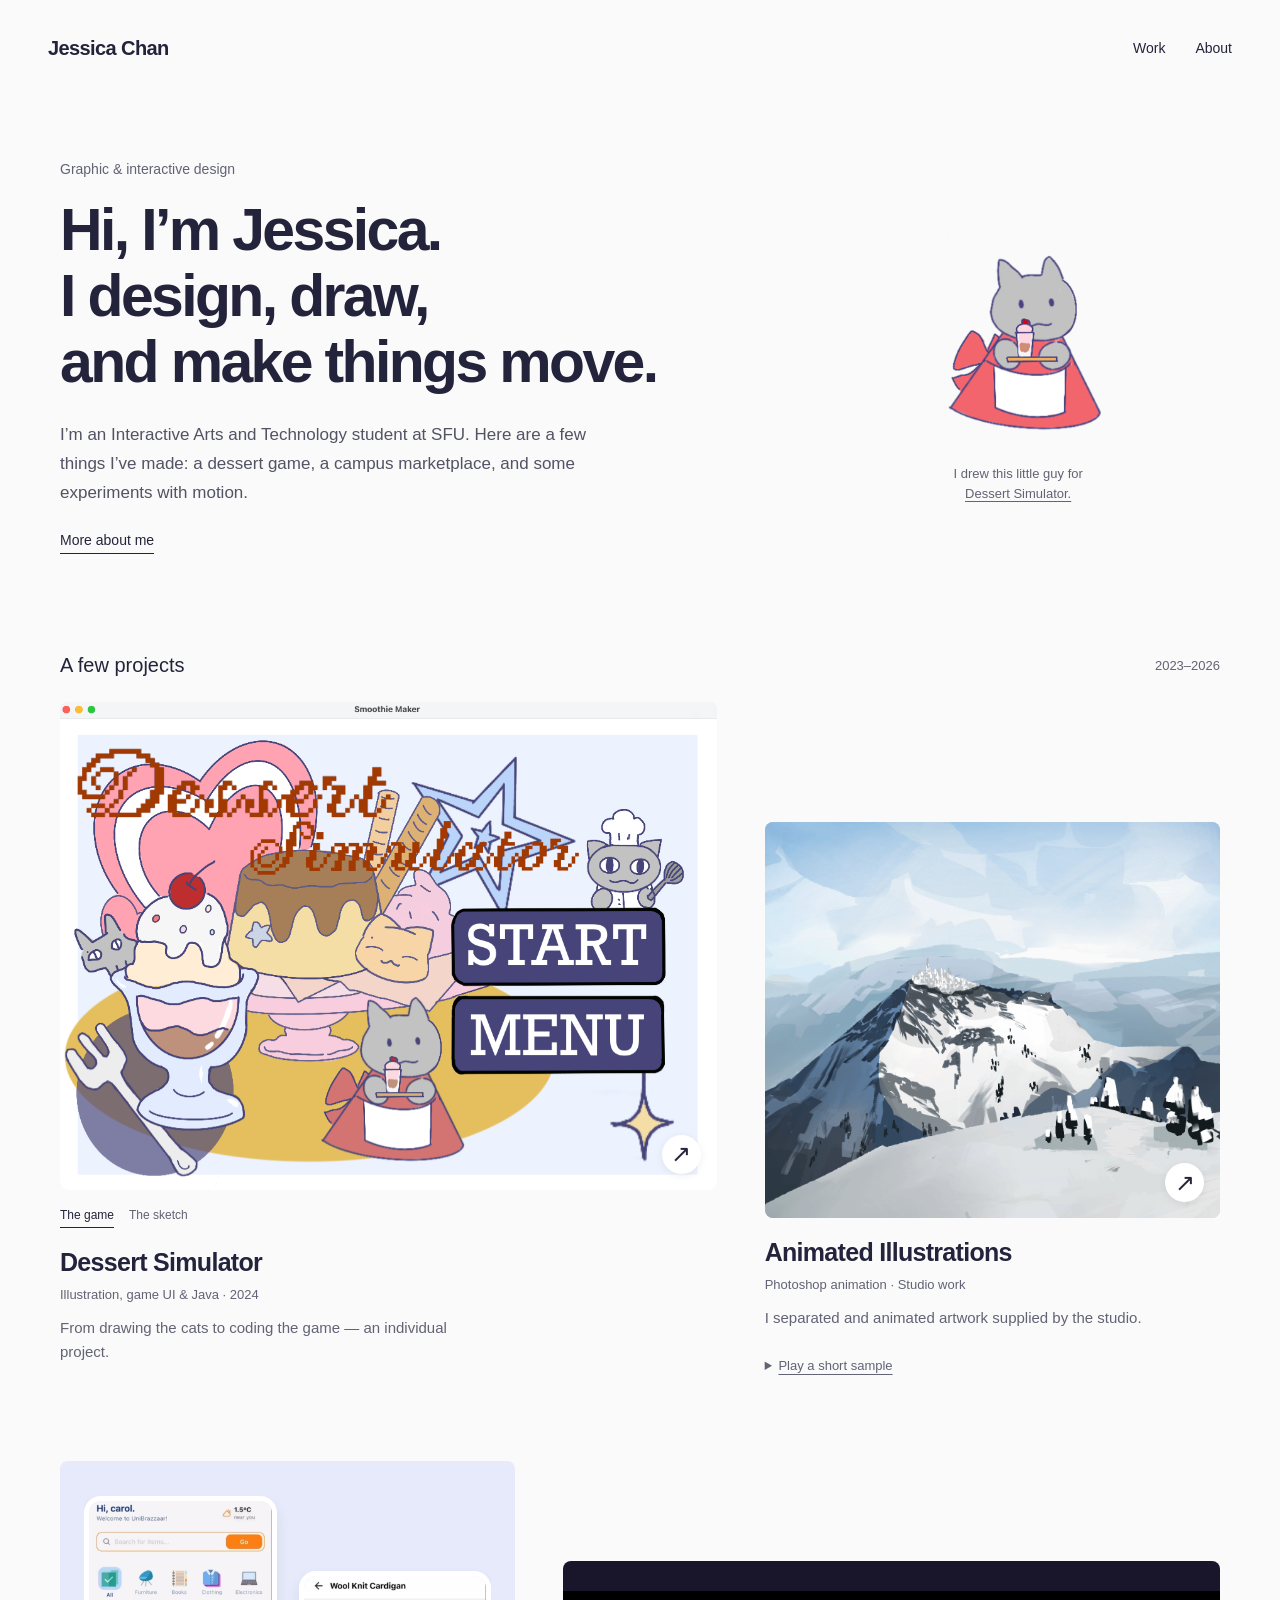
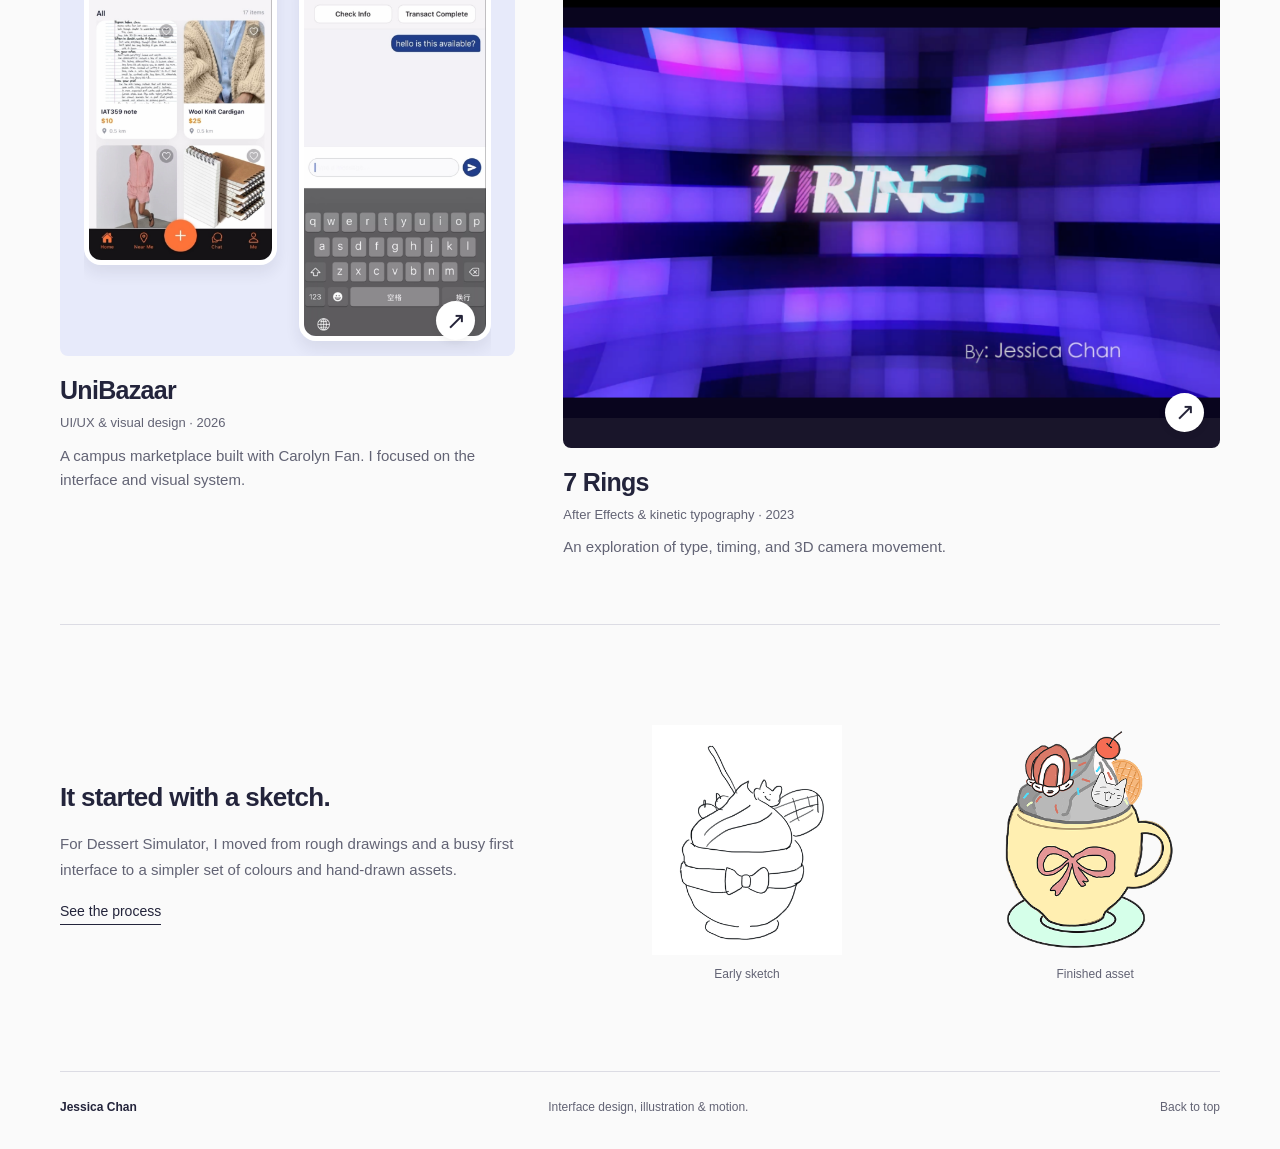
<file: index.html>
<!doctype html><html lang="en"><head><meta charset="utf-8"><meta name="viewport" content="width=device-width,initial-scale=1"><meta name="description" content="Jessica Chan designs playful interfaces, visual identities, and motion. Explore selected design projects."><meta name="theme-color" content="#fafafa"><title>Visual designer — Jessica Chan</title><link rel="stylesheet" href="style.css"><script src="hamburger.js" defer></script></head><body id="top"><a class="skip-link" href="#main">Skip to content</a><header class="site-header"><a class="wordmark" href="index.html">Jessica Chan</a><nav aria-label="Primary"><a href="index.html#work">Work</a><a href="about.html">About</a></nav></header><main id="main">
<section class="intro-home wrap">
  <div class="intro-copy">
    <p class="intro-label">Graphic & interactive design</p>
    <h1>Hi, I’m Jessica.<br>I design, draw,<br>and make things move.</h1>
    <p class="intro-description">I’m an Interactive Arts and Technology student at SFU. Here are a few things I’ve made: a dessert game, a campus marketplace, and some experiments with motion.</p>
    <a class="plain-link" href="about.html">More about me</a>
  </div>
  <figure class="intro-drawing">
    <img src="images/icon.png" alt="The cat character I drew for Dessert Simulator" width="612" height="550" fetchpriority="high">
    <figcaption>I drew this little guy for<br><a href="dessert-simulator.html">Dessert Simulator.</a></figcaption>
  </figure>
</section>
<section class="work-section wrap" id="work" aria-labelledby="work-title">
  <div class="work-heading"><h2 id="work-title">A few projects</h2><span>2023–2026</span></div>
  <div class="project-board">
    <article class="project-piece dessert-piece">
      <div class="project-art dessert-art">
        <a class="art-link" href="dessert-simulator.html" aria-label="View Dessert Simulator">
          <img id="dessert-artwork" src="images/dessert.png" alt="The illustrated start screen of Dessert Simulator" width="2090" height="1551" loading="lazy">
          <span class="image-arrow" aria-hidden="true">↗</span>
        </a>
      </div>
      <div class="art-switch" aria-label="View the finished interface or early sketch" hidden>
        <button type="button" aria-pressed="true" data-art="images/dessert.png" data-alt="The illustrated start screen of Dessert Simulator">The game</button>
        <button type="button" aria-pressed="false" data-art="images/sketch.png" data-alt="My early sketch for Dessert Simulator">The sketch</button>
      </div>
      <div class="piece-caption"><a href="dessert-simulator.html"><h3>Dessert Simulator</h3></a><p>Illustration, game UI & Java · 2024</p><p class="piece-note">From drawing the cats to coding the game — an individual project.</p></div>
    </article>
    <article class="project-piece motion-piece">
      <div class="project-art motion-art"><a class="art-link" href="animated-illustrations.html" aria-label="View Animated Illustrations"><img src="images/animated-illustrations-cover.png" alt="A mountain landscape from the studio animation project" width="1920" height="1080" loading="lazy"><span class="image-arrow" aria-hidden="true">↗</span></a></div>
      <div class="piece-caption"><a href="animated-illustrations.html"><h3>Animated Illustrations</h3></a><p>Photoshop animation · Studio work</p><p class="piece-note">I separated and animated artwork supplied by the studio.</p></div>
      <details class="motion-preview"><summary>Play a short sample</summary><video controls playsinline preload="none" aria-label="Flight Across the Peaks animation"><source src="videos/flight-across-the-peaks.mp4" type="video/mp4"></video><p>Original artwork by the studio’s artists. Animation by me.</p></details>
    </article>
    <article class="project-piece app-piece">
      <div class="project-art app-art"><a class="art-link" href="unibazaar.html" aria-label="View UniBazaar"><div class="phone-composition"><img src="images/unibazaar-home.png" alt="UniBazaar browsing screen" loading="lazy"><img src="images/unibazaar-chat.png" alt="UniBazaar conversation screen" loading="lazy"></div><span class="image-arrow" aria-hidden="true">↗</span></a></div>
      <div class="piece-caption"><a href="unibazaar.html"><h3>UniBazaar</h3></a><p>UI/UX & visual design · 2026</p><p class="piece-note">A campus marketplace built with Carolyn Fan. I focused on the interface and visual system.</p></div>
    </article>
    <article class="project-piece rings-piece">
      <div class="project-art rings-art"><a class="art-link" href="7rings.html" aria-label="View 7 Rings"><img src="images/7ringscover.png" alt="7 Rings kinetic typography composition" loading="lazy"><span class="image-arrow" aria-hidden="true">↗</span></a></div>
      <div class="piece-caption"><a href="7rings.html"><h3>7 Rings</h3></a><p>After Effects & kinetic typography · 2023</p><p class="piece-note">An exploration of type, timing, and 3D camera movement.</p></div>
    </article>
  </div>
</section>
<section class="process-note wrap">
  <div><h2>It started with a sketch.</h2><p>For Dessert Simulator, I moved from rough drawings and a busy first interface to a simpler set of colours and hand-drawn assets.</p><a class="plain-link" href="dessert-simulator.html#case-content">See the process</a></div>
  <figure><img src="images/sketch.png" alt="Early Dessert Simulator sketch" loading="lazy"><figcaption>Early sketch</figcaption></figure>
  <figure><img src="images/cup.png" alt="Finished dessert cup illustration" loading="lazy"><figcaption>Finished asset</figcaption></figure>
</section>
</main><footer class="footer"><a href="index.html">Jessica Chan</a><p>Interface design, illustration & motion.</p><a href="#top">Back to top</a></footer></body></html>
</file>
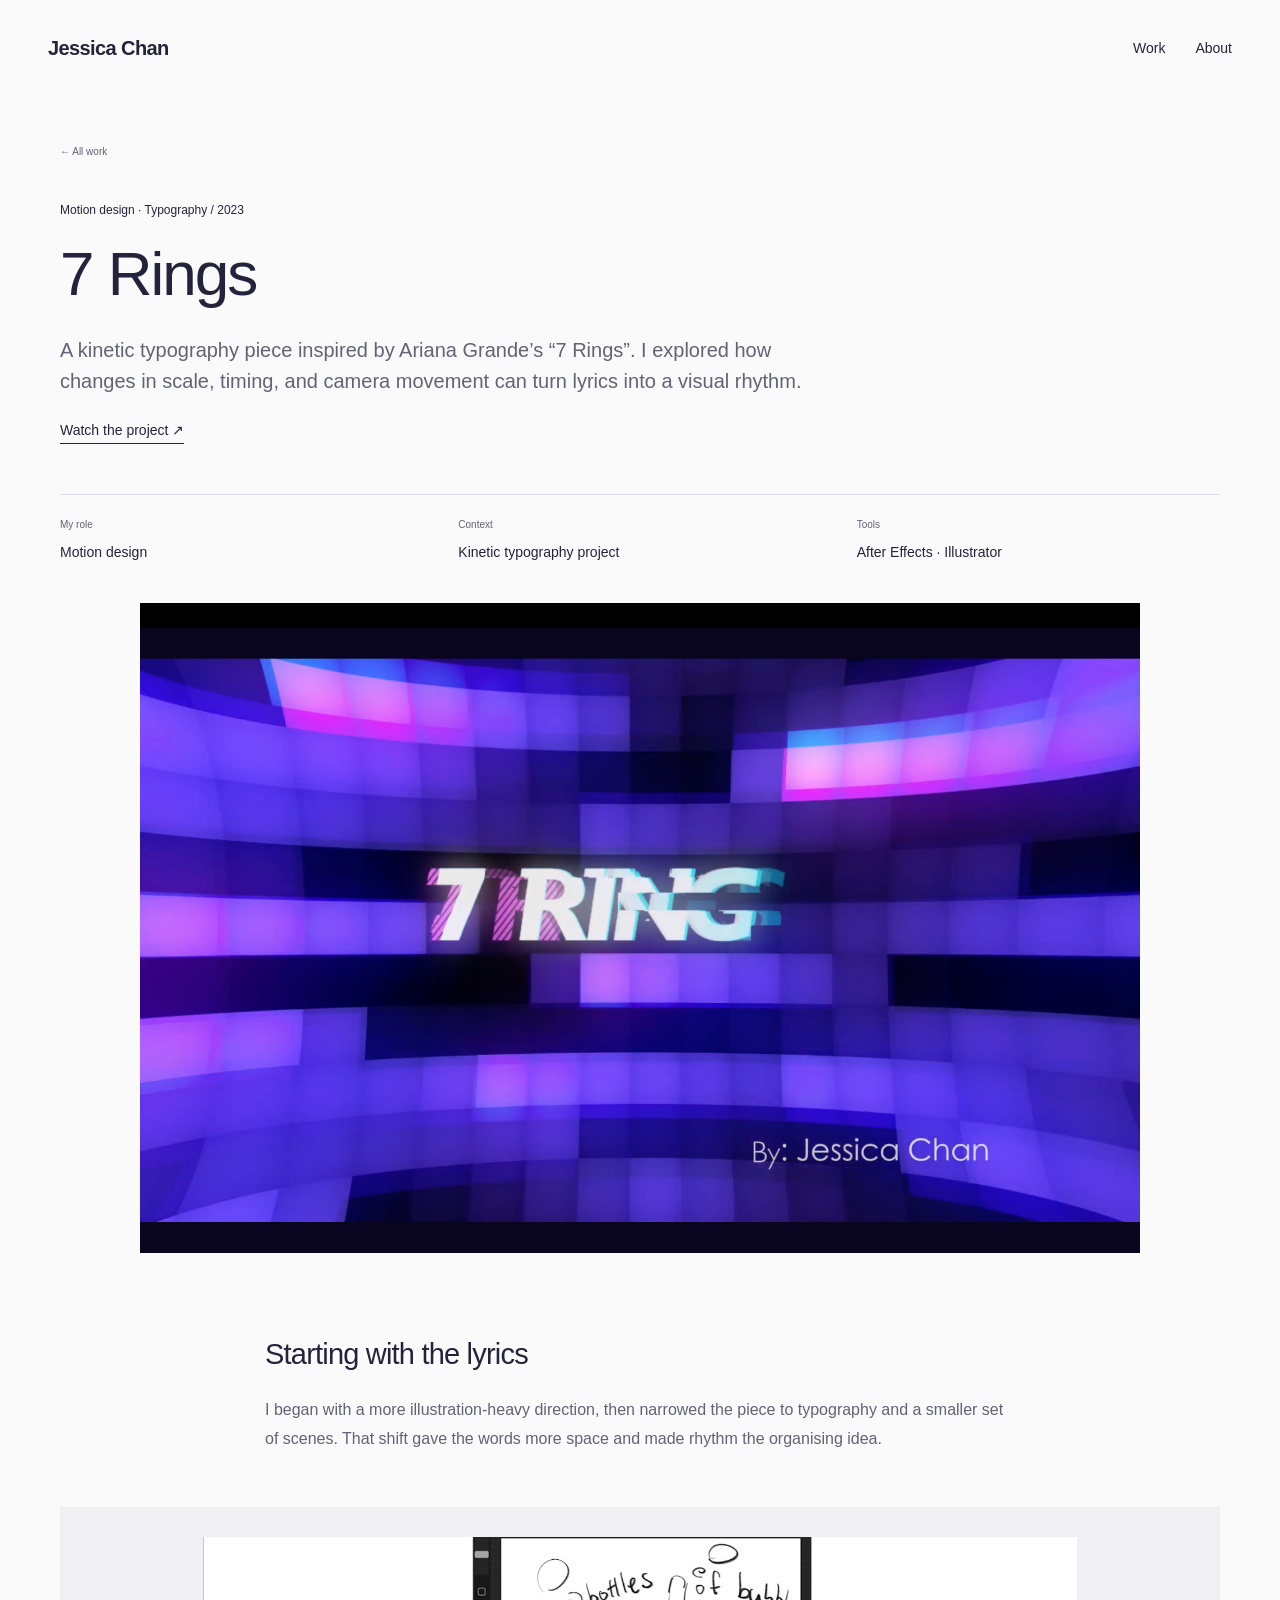
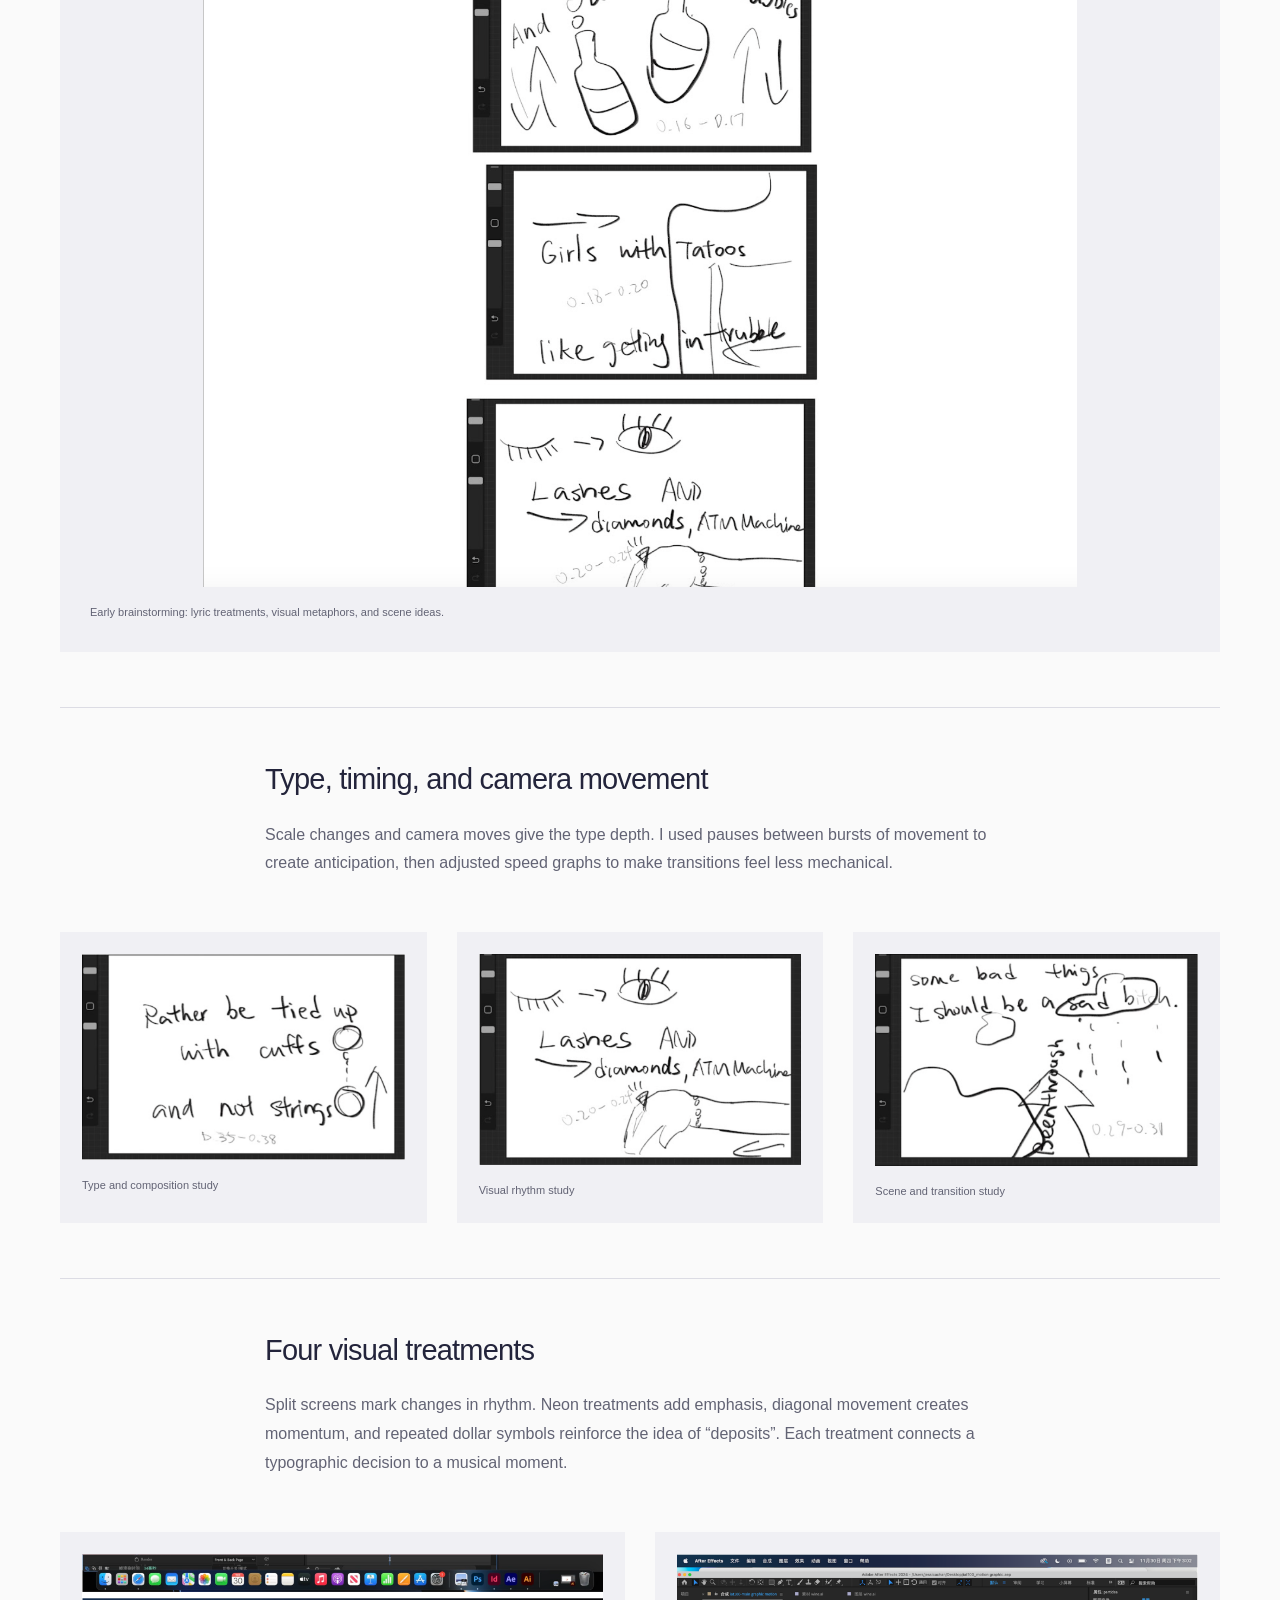
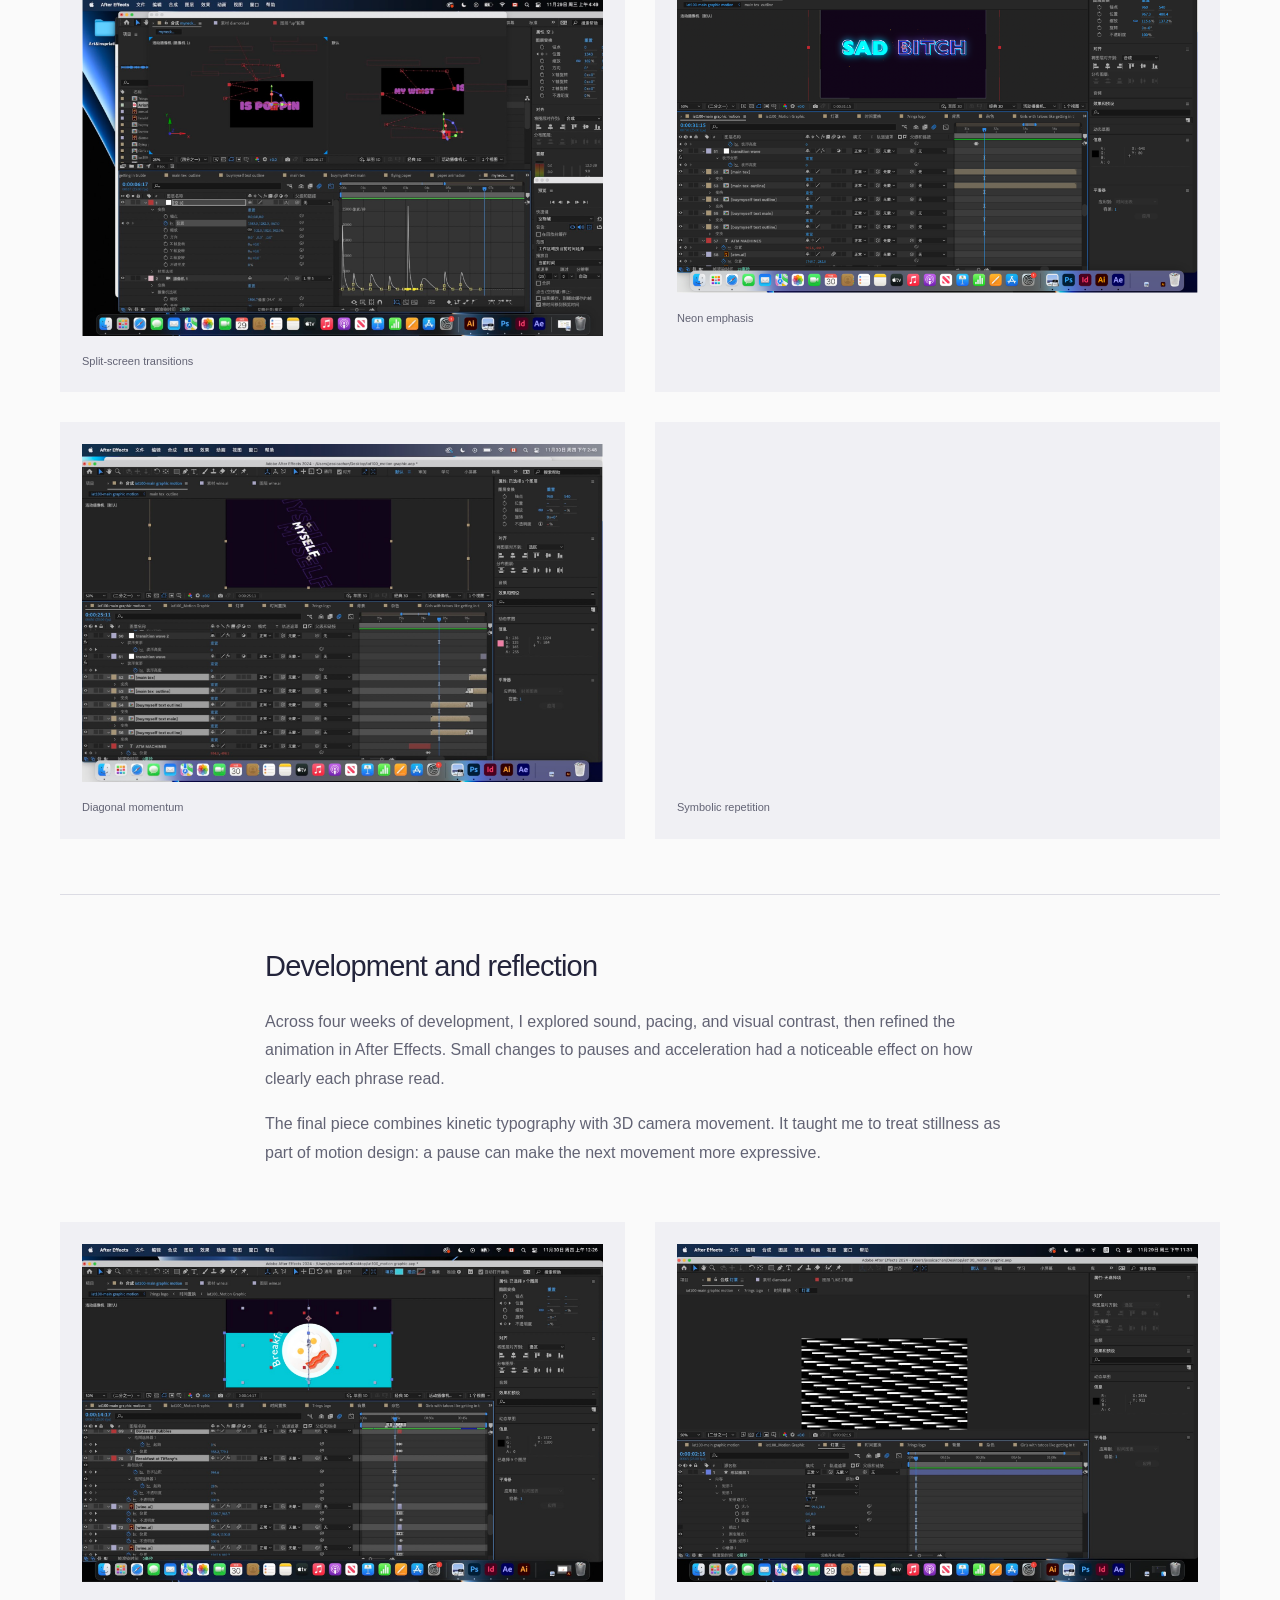
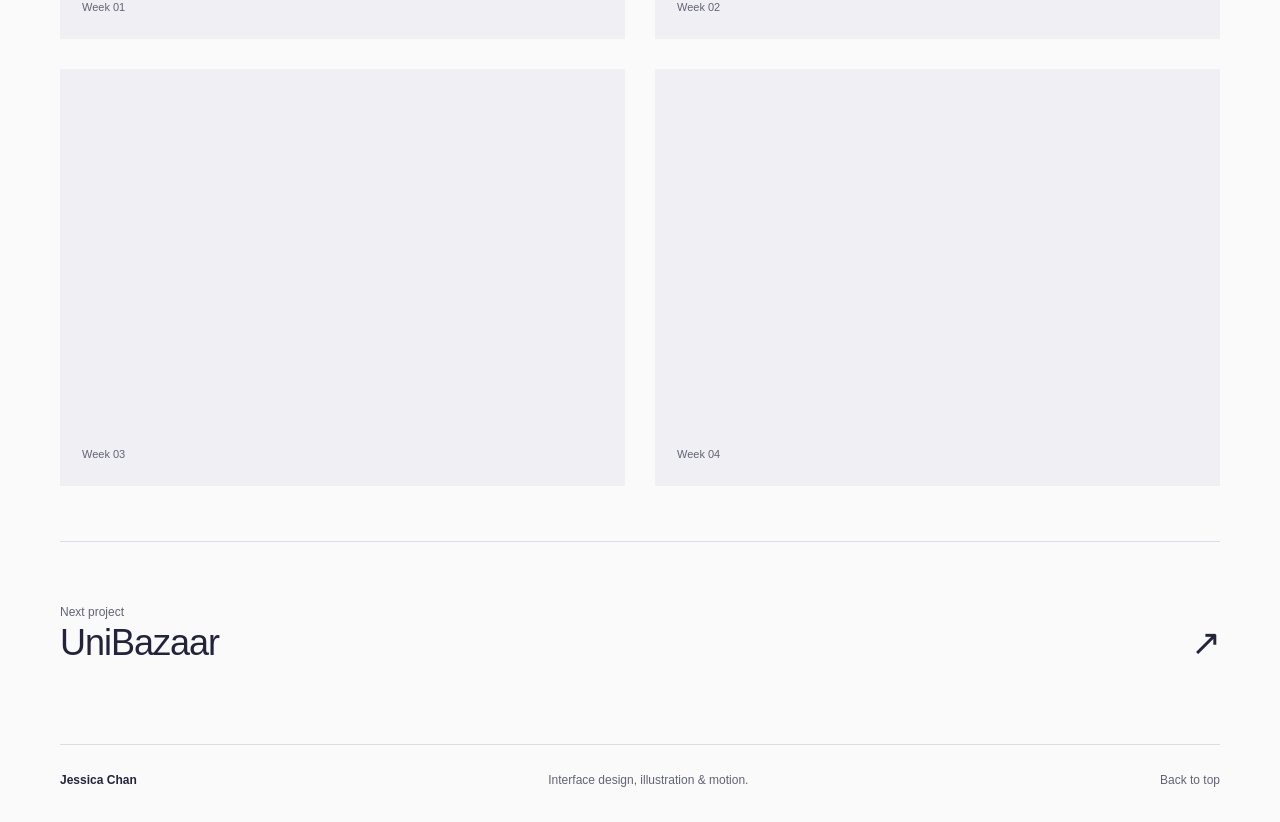
<file: 7rings.html>
<!doctype html><html lang="en"><head><meta charset="utf-8"><meta name="viewport" content="width=device-width,initial-scale=1"><meta name="description" content="Turning a musical rhythm into a visual one."><meta name="theme-color" content="#fafafa"><title>7 Rings — Jessica Chan</title><link rel="stylesheet" href="style.css"><script src="hamburger.js" defer></script></head><body id="top"><a class="skip-link" href="#main">Skip to content</a><header class="site-header"><a class="wordmark" href="index.html">Jessica Chan</a><nav aria-label="Primary"><a href="index.html#work">Work</a><a href="about.html">About</a></nav></header><main id="main"><div class="wrap"><section class="case-hero"><a class="back-link" href="index.html#work">← All work</a><p class="eyebrow">Motion design · Typography / 2023</p><h1>7 Rings</h1><p class="case-deck">A kinetic typography piece inspired by Ariana Grande’s “7 Rings”. I explored how changes in scale, timing, and camera movement can turn lyrics into a visual rhythm.</p><a class="text-link" href="https://youtu.be/ZcKabuxy4lc" target="_blank" rel="noopener noreferrer">Watch the project ↗</a><dl class="project-facts"><div><dt>My role</dt><dd>Motion design</dd></div><div><dt>Context</dt><dd>Kinetic typography project</dd></div><div><dt>Tools</dt><dd>After Effects · Illustrator</dd></div></dl></section><div class="case-cover yellow"><img src="images/7ringscover.png" alt="Typography composition from the 7 Rings motion graphics project" class="" decoding="async" fetchpriority="high"></div><div id="case-content"><section class="case-section reveal"><div class="section-copy"><h2>Starting with the lyrics</h2><p>I began with a more illustration-heavy direction, then narrowed the piece to typography and a smaller set of scenes. That shift gave the words more space and made rhythm the organising idea.</p></div><figure><img src="images/7ringsbrainstorm.png" alt="Brainstorming notes for 7 Rings" class="" decoding="async" loading="lazy"><figcaption>Early brainstorming: lyric treatments, visual metaphors, and scene ideas.</figcaption></figure></section><section class="case-section reveal"><div class="section-copy"><h2>Type, timing, and camera movement</h2><p>Scale changes and camera moves give the type depth. I used pauses between bursts of movement to create anticipation, then adjusted speed graphs to make transitions feel less mechanical.</p></div><div class="case-gallery three"><figure><img src="images/7ringsstyle1.png" alt="First visual exploration" class="" decoding="async" loading="lazy"><figcaption>Type and composition study</figcaption></figure><figure><img src="images/7ringsstyle2.png" alt="Second visual exploration" class="" decoding="async" loading="lazy"><figcaption>Visual rhythm study</figcaption></figure><figure><img src="images/7ringsstyle3.png" alt="Third visual exploration" class="" decoding="async" loading="lazy"><figcaption>Scene and transition study</figcaption></figure></div></section><section class="case-section reveal"><div class="section-copy"><h2>Four visual treatments</h2><p>Split screens mark changes in rhythm. Neon treatments add emphasis, diagonal movement creates momentum, and repeated dollar symbols reinforce the idea of “deposits”. Each treatment connects a typographic decision to a musical moment.</p></div><div class="case-gallery "><figure><img src="images/7ringsscreen01.png" alt="Split-screen lyric treatment" class="" decoding="async" loading="lazy"><figcaption>Split-screen transitions</figcaption></figure><figure><img src="images/7ringsscreen02.png" alt="Neon typography treatment" class="" decoding="async" loading="lazy"><figcaption>Neon emphasis</figcaption></figure><figure><img src="images/7ringsscreen03.png" alt="Angled typography treatment" class="" decoding="async" loading="lazy"><figcaption>Diagonal momentum</figcaption></figure><figure><img src="images/7ringsscreen04.png" alt="Symbolic typography treatment" class="" decoding="async" loading="lazy"><figcaption>Symbolic repetition</figcaption></figure></div></section><section class="case-section reveal"><div class="section-copy"><h2>Development and reflection</h2><p>Across four weeks of development, I explored sound, pacing, and visual contrast, then refined the animation in After Effects. Small changes to pauses and acceleration had a noticeable effect on how clearly each phrase read.</p><p>The final piece combines kinetic typography with 3D camera movement. It taught me to treat stillness as part of motion design: a pause can make the next movement more expressive.</p></div><div class="case-gallery "><figure><img src="images/7ringsweek1.png" alt="First week motion exploration" class="" decoding="async" loading="lazy"><figcaption>Week 01</figcaption></figure><figure><img src="images/7ringsweek2.png" alt="Second week motion exploration" class="" decoding="async" loading="lazy"><figcaption>Week 02</figcaption></figure><figure><img src="images/7ringsweek3.png" alt="Third week iteration" class="" decoding="async" loading="lazy"><figcaption>Week 03</figcaption></figure><figure><img src="images/7ringsweek4.png" alt="Fourth week refinement" class="" decoding="async" loading="lazy"><figcaption>Week 04</figcaption></figure></div></section></div><a class="next-project" href="unibazaar.html"><span class="eyebrow">Next project</span><span>UniBazaar <span aria-hidden="true">↗</span></span></a></div></main><footer class="footer"><a href="index.html">Jessica Chan</a><p>Interface design, illustration & motion.</p><a href="#top">Back to top</a></footer></body></html>
</file>
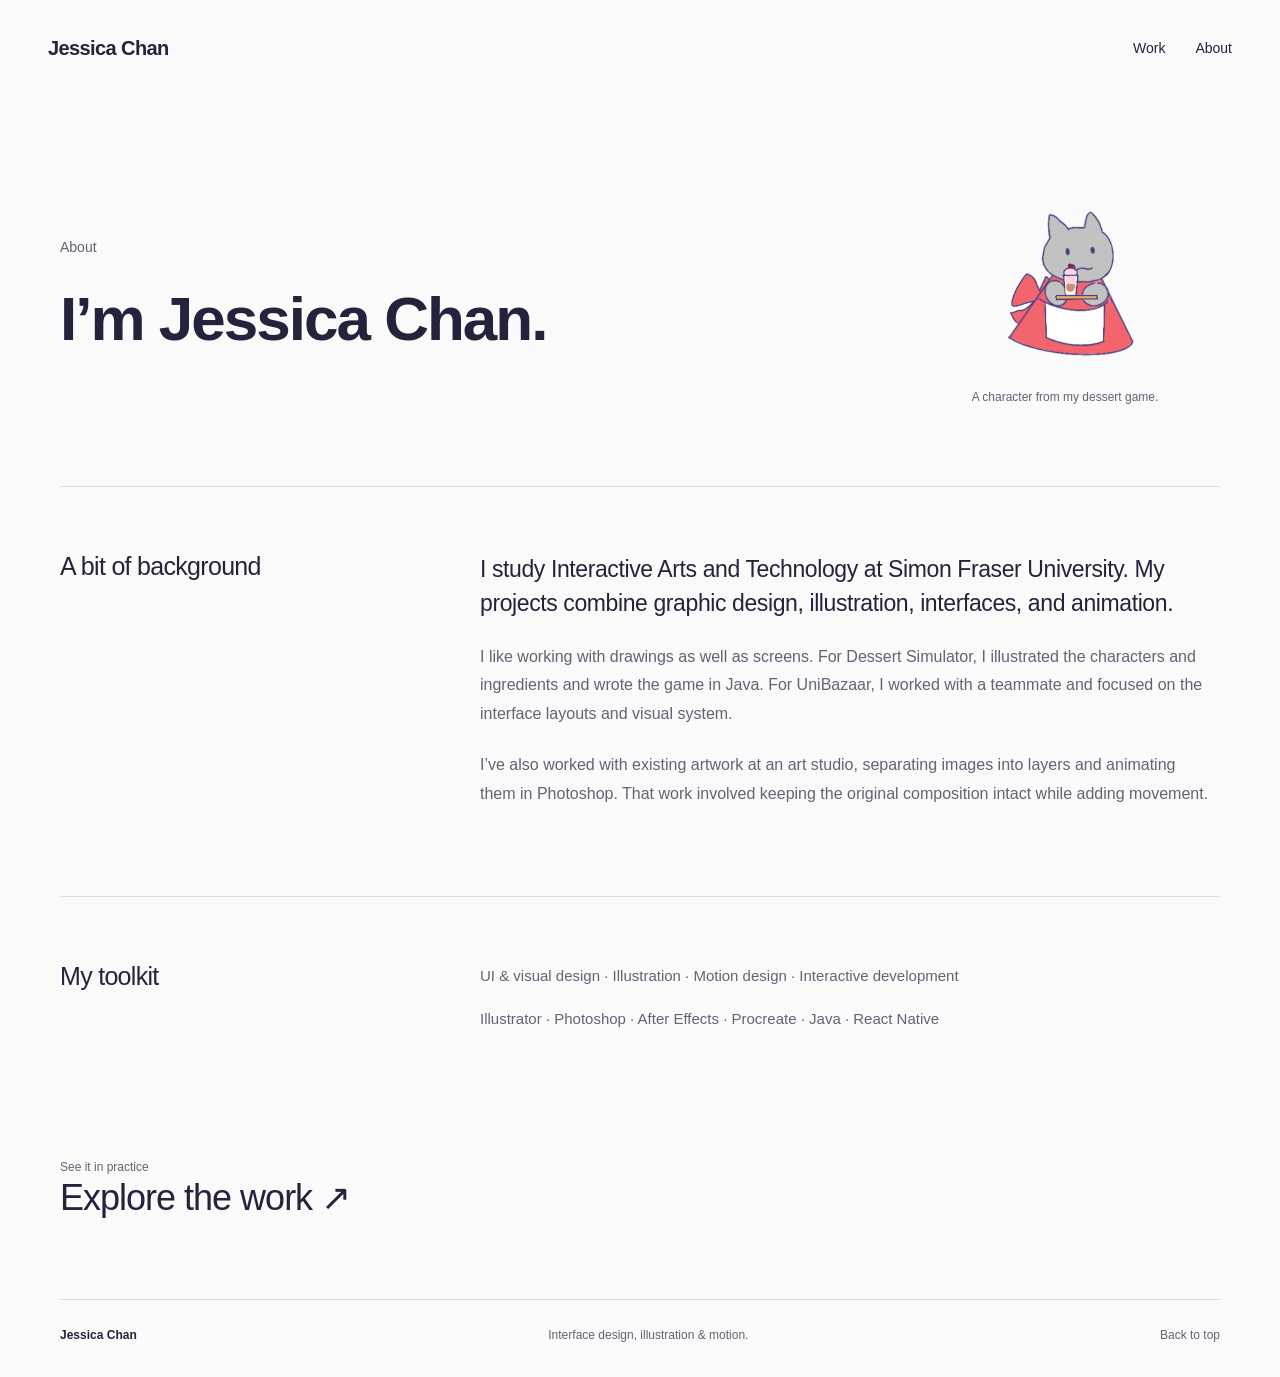
<file: about.html>
<!doctype html><html lang="en"><head><meta charset="utf-8"><meta name="viewport" content="width=device-width,initial-scale=1"><meta name="description" content="Meet Jessica Chan, an Interactive Arts and Technology student working across visual design, UI, illustration, and motion."><meta name="theme-color" content="#fafafa"><title>About — Jessica Chan</title><link rel="stylesheet" href="style.css"><script src="hamburger.js" defer></script></head><body id="top"><a class="skip-link" href="#main">Skip to content</a><header class="site-header"><a class="wordmark" href="index.html">Jessica Chan</a><nav aria-label="Primary"><a href="index.html#work">Work</a><a href="about.html">About</a></nav></header><main id="main"><div class="wrap"><section class="about-hero"><div><p class="intro-label">About</p><h1>I’m Jessica Chan.</h1></div><div class="about-portrait"><img src="images/icon.png" alt="Cat character I illustrated for Dessert Simulator" class="" decoding="async" fetchpriority="high"><span>A character from my dessert game.</span></div></section><section class="bio-section"><h2>A bit of background</h2><div><p class="large-copy">I study Interactive Arts and Technology at Simon Fraser University. My projects combine graphic design, illustration, interfaces, and animation.</p><p>I like working with drawings as well as screens. For Dessert Simulator, I illustrated the characters and ingredients and wrote the game in Java. For UniBazaar, I worked with a teammate and focused on the interface layouts and visual system.</p><p>I’ve also worked with existing artwork at an art studio, separating images into layers and animating them in Photoshop. That work involved keeping the original composition intact while adding movement.</p></div></section><section class="skills-section"><h2>My toolkit</h2><div><p>UI & visual design · Illustration · Motion design · Interactive development</p><p class="muted">Illustrator · Photoshop · After Effects · Procreate · Java · React Native</p></div></section><a class="next-project" href="index.html#work"><span class="eyebrow">See it in practice</span><span>Explore the work ↗</span></a></div></main><footer class="footer"><a href="index.html">Jessica Chan</a><p>Interface design, illustration & motion.</p><a href="#top">Back to top</a></footer></body></html>
</file>
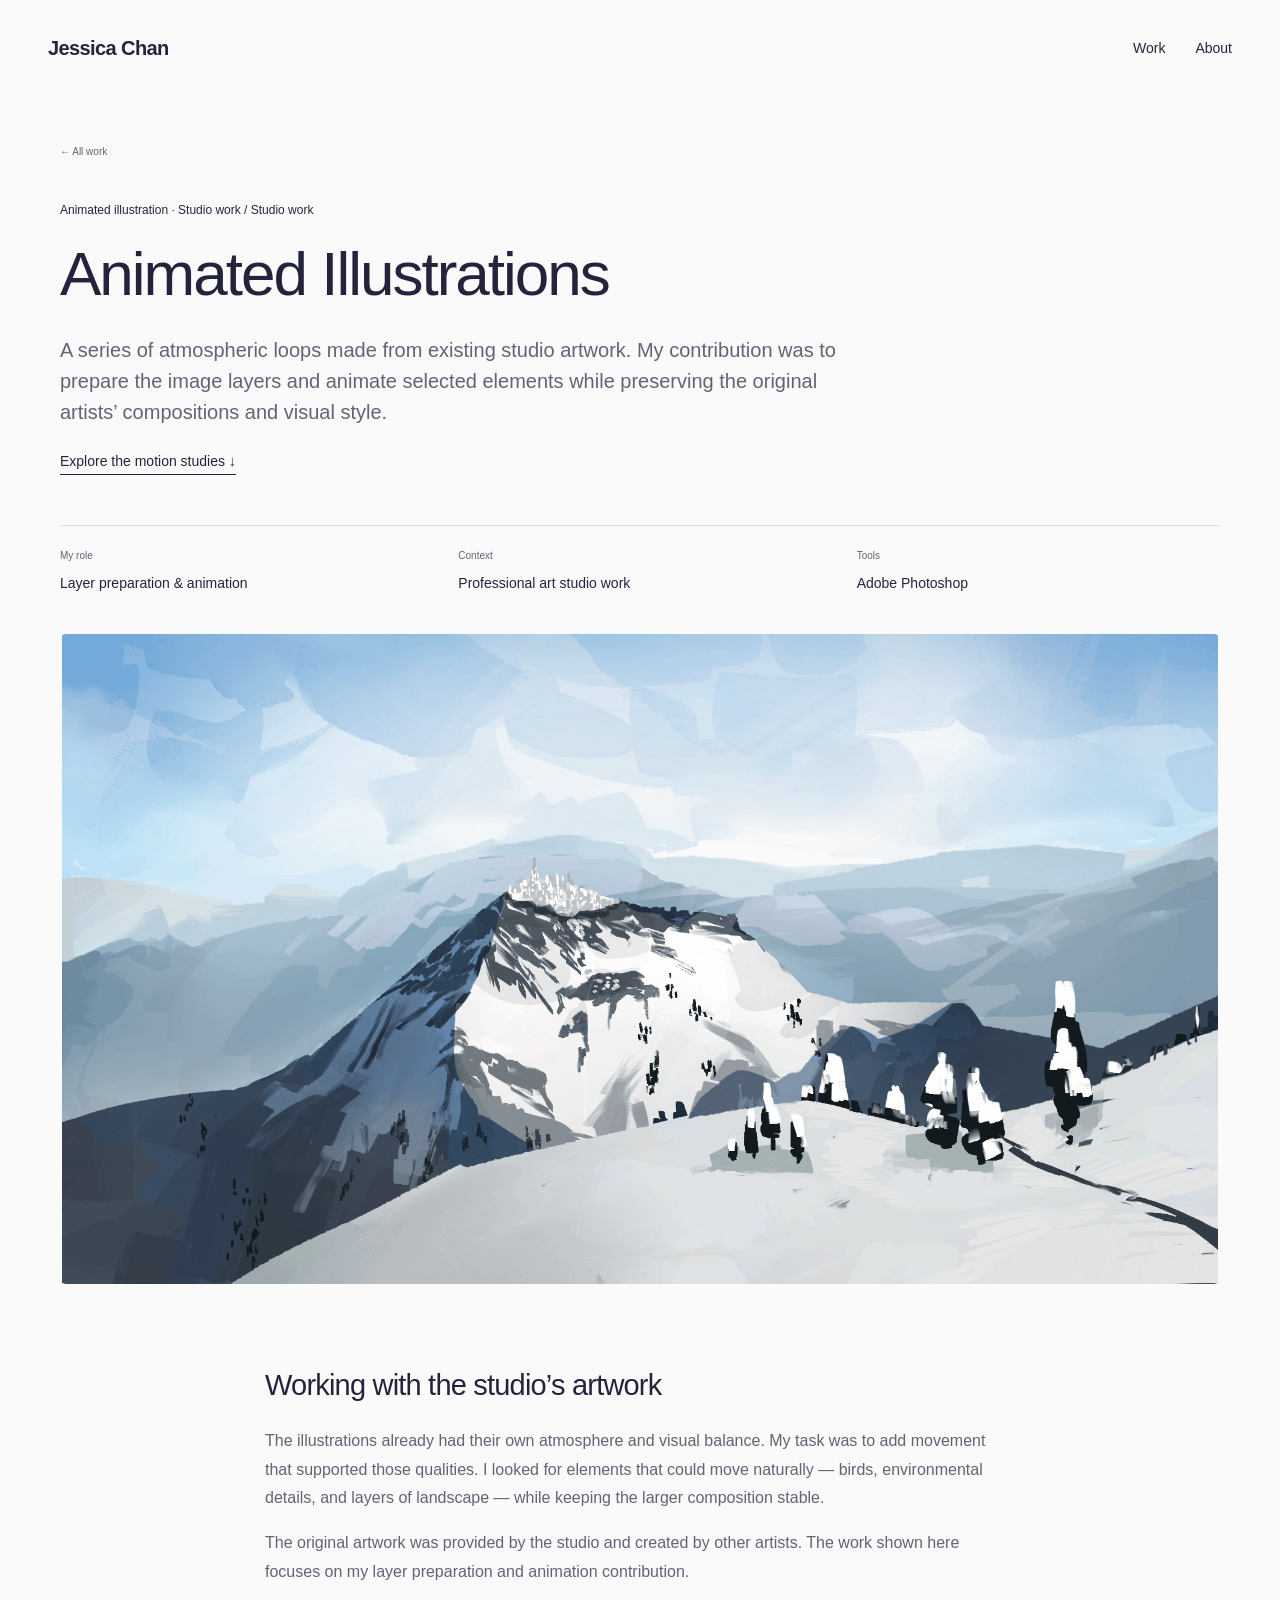
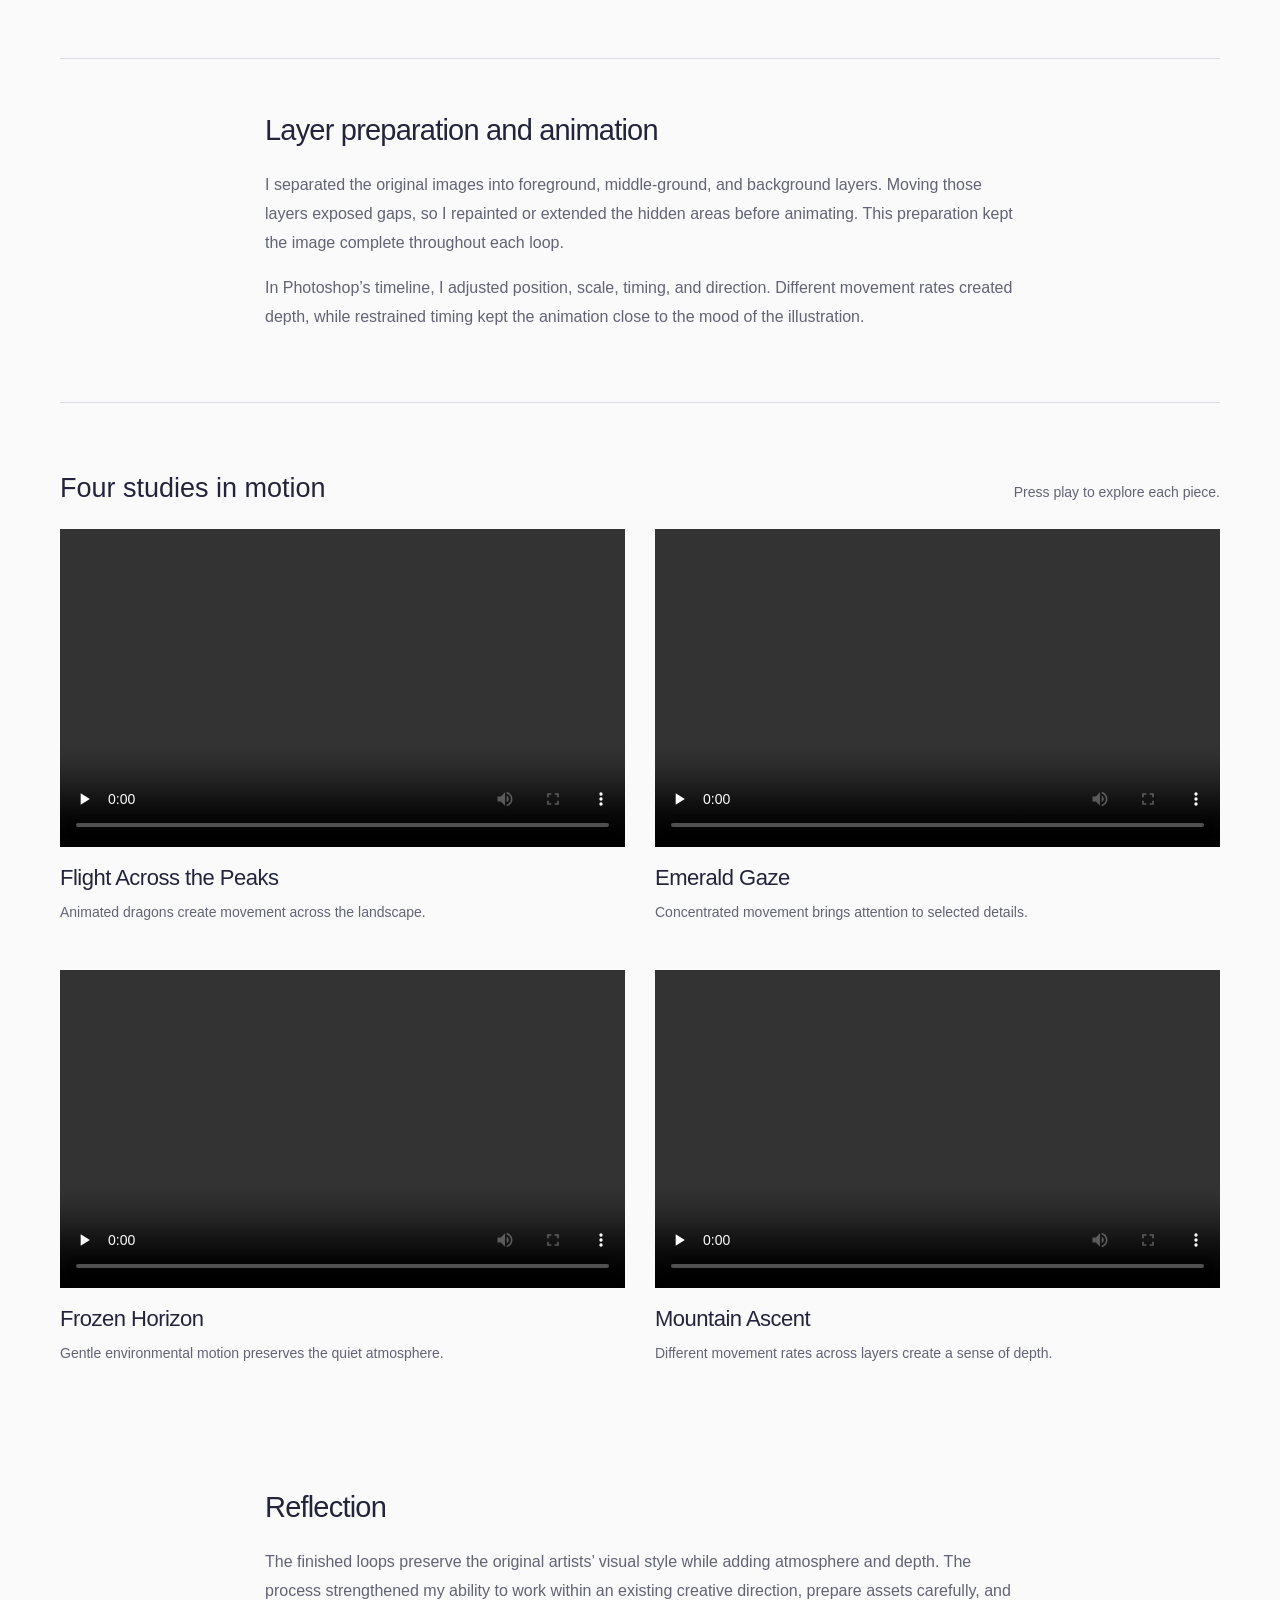
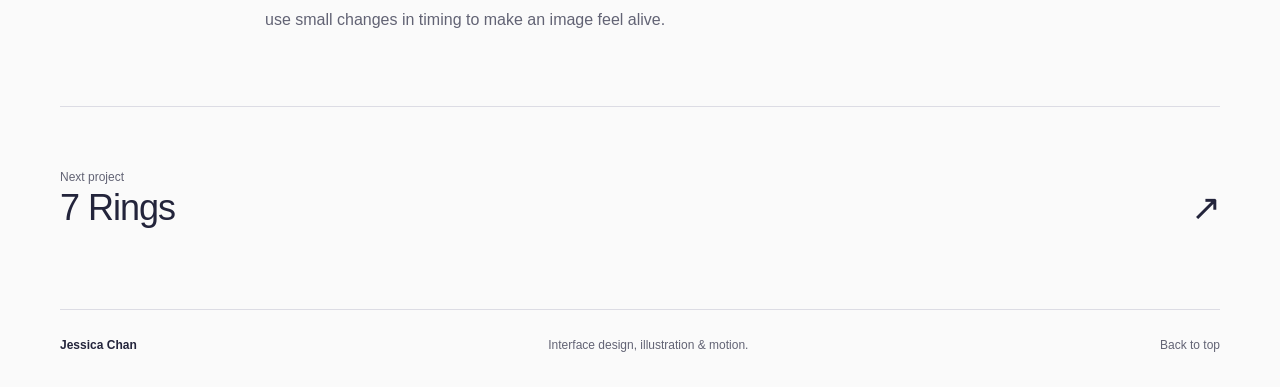
<file: animated-illustrations.html>
<!doctype html><html lang="en"><head><meta charset="utf-8"><meta name="viewport" content="width=device-width,initial-scale=1"><meta name="description" content="Small movements that bring illustrated worlds to life."><meta name="theme-color" content="#fafafa"><title>Animated Illustrations — Jessica Chan</title><link rel="stylesheet" href="style.css"><script src="hamburger.js" defer></script></head><body id="top"><a class="skip-link" href="#main">Skip to content</a><header class="site-header"><a class="wordmark" href="index.html">Jessica Chan</a><nav aria-label="Primary"><a href="index.html#work">Work</a><a href="about.html">About</a></nav></header><main id="main"><div class="wrap"><section class="case-hero"><a class="back-link" href="index.html#work">← All work</a><p class="eyebrow">Animated illustration · Studio work / Studio work</p><h1>Animated Illustrations</h1><p class="case-deck">A series of atmospheric loops made from existing studio artwork. My contribution was to prepare the image layers and animate selected elements while preserving the original artists’ compositions and visual style.</p><a class="text-link" href="#case-content">Explore the motion studies ↓</a><dl class="project-facts"><div><dt>My role</dt><dd>Layer preparation & animation</dd></div><div><dt>Context</dt><dd>Professional art studio work</dd></div><div><dt>Tools</dt><dd>Adobe Photoshop</dd></div></dl></section><div class="case-cover blue"><img src="images/animated-illustrations-cover.png" alt="Painterly mountain landscape from the animated illustration series" class="" decoding="async" fetchpriority="high"></div><div id="case-content"><section class="case-section reveal"><div class="section-copy"><h2>Working with the studio’s artwork</h2><p>The illustrations already had their own atmosphere and visual balance. My task was to add movement that supported those qualities. I looked for elements that could move naturally — birds, environmental details, and layers of landscape — while keeping the larger composition stable.</p><p>The original artwork was provided by the studio and created by other artists. The work shown here focuses on my layer preparation and animation contribution.</p></div></section><section class="case-section reveal"><div class="section-copy"><h2>Layer preparation and animation</h2><p>I separated the original images into foreground, middle-ground, and background layers. Moving those layers exposed gaps, so I repainted or extended the hidden areas before animating. This preparation kept the image complete throughout each loop.</p><p>In Photoshop’s timeline, I adjusted position, scale, timing, and direction. Different movement rates created depth, while restrained timing kept the animation close to the mood of the illustration.</p></div></section><section class="motion-section"><div class="section-head"><h2>Four studies in motion</h2><p>Press play to explore each piece.</p></div><div class="motion-grid"><figure><video controls playsinline preload="none" aria-label="Flight Across the Peaks"><source src="videos/flight-across-the-peaks.mp4" type="video/mp4">Your browser does not support video. <a href="videos/flight-across-the-peaks.mp4">Download the video</a>.</video><figcaption><h3>Flight Across the Peaks</h3><p>Animated dragons create movement across the landscape.</p></figcaption></figure><figure><video controls playsinline preload="none" aria-label="Emerald Gaze"><source src="videos/emerald-gaze.mp4" type="video/mp4">Your browser does not support video. <a href="videos/emerald-gaze.mp4">Download the video</a>.</video><figcaption><h3>Emerald Gaze</h3><p>Concentrated movement brings attention to selected details.</p></figcaption></figure><figure><video controls playsinline preload="none" aria-label="Frozen Horizon"><source src="videos/frozen-horizon.mp4" type="video/mp4">Your browser does not support video. <a href="videos/frozen-horizon.mp4">Download the video</a>.</video><figcaption><h3>Frozen Horizon</h3><p>Gentle environmental motion preserves the quiet atmosphere.</p></figcaption></figure><figure><video controls playsinline preload="none" aria-label="Mountain Ascent"><source src="videos/mountain-ascent.mp4" type="video/mp4">Your browser does not support video. <a href="videos/mountain-ascent.mp4">Download the video</a>.</video><figcaption><h3>Mountain Ascent</h3><p>Different movement rates across layers create a sense of depth.</p></figcaption></figure></div></section><section class="case-section reveal"><div class="section-copy"><h2>Reflection</h2><p>The finished loops preserve the original artists’ visual style while adding atmosphere and depth. The process strengthened my ability to work within an existing creative direction, prepare assets carefully, and use small changes in timing to make an image feel alive.</p></div></section></div><a class="next-project" href="7rings.html"><span class="eyebrow">Next project</span><span>7 Rings <span aria-hidden="true">↗</span></span></a></div></main><footer class="footer"><a href="index.html">Jessica Chan</a><p>Interface design, illustration & motion.</p><a href="#top">Back to top</a></footer></body></html>
</file>
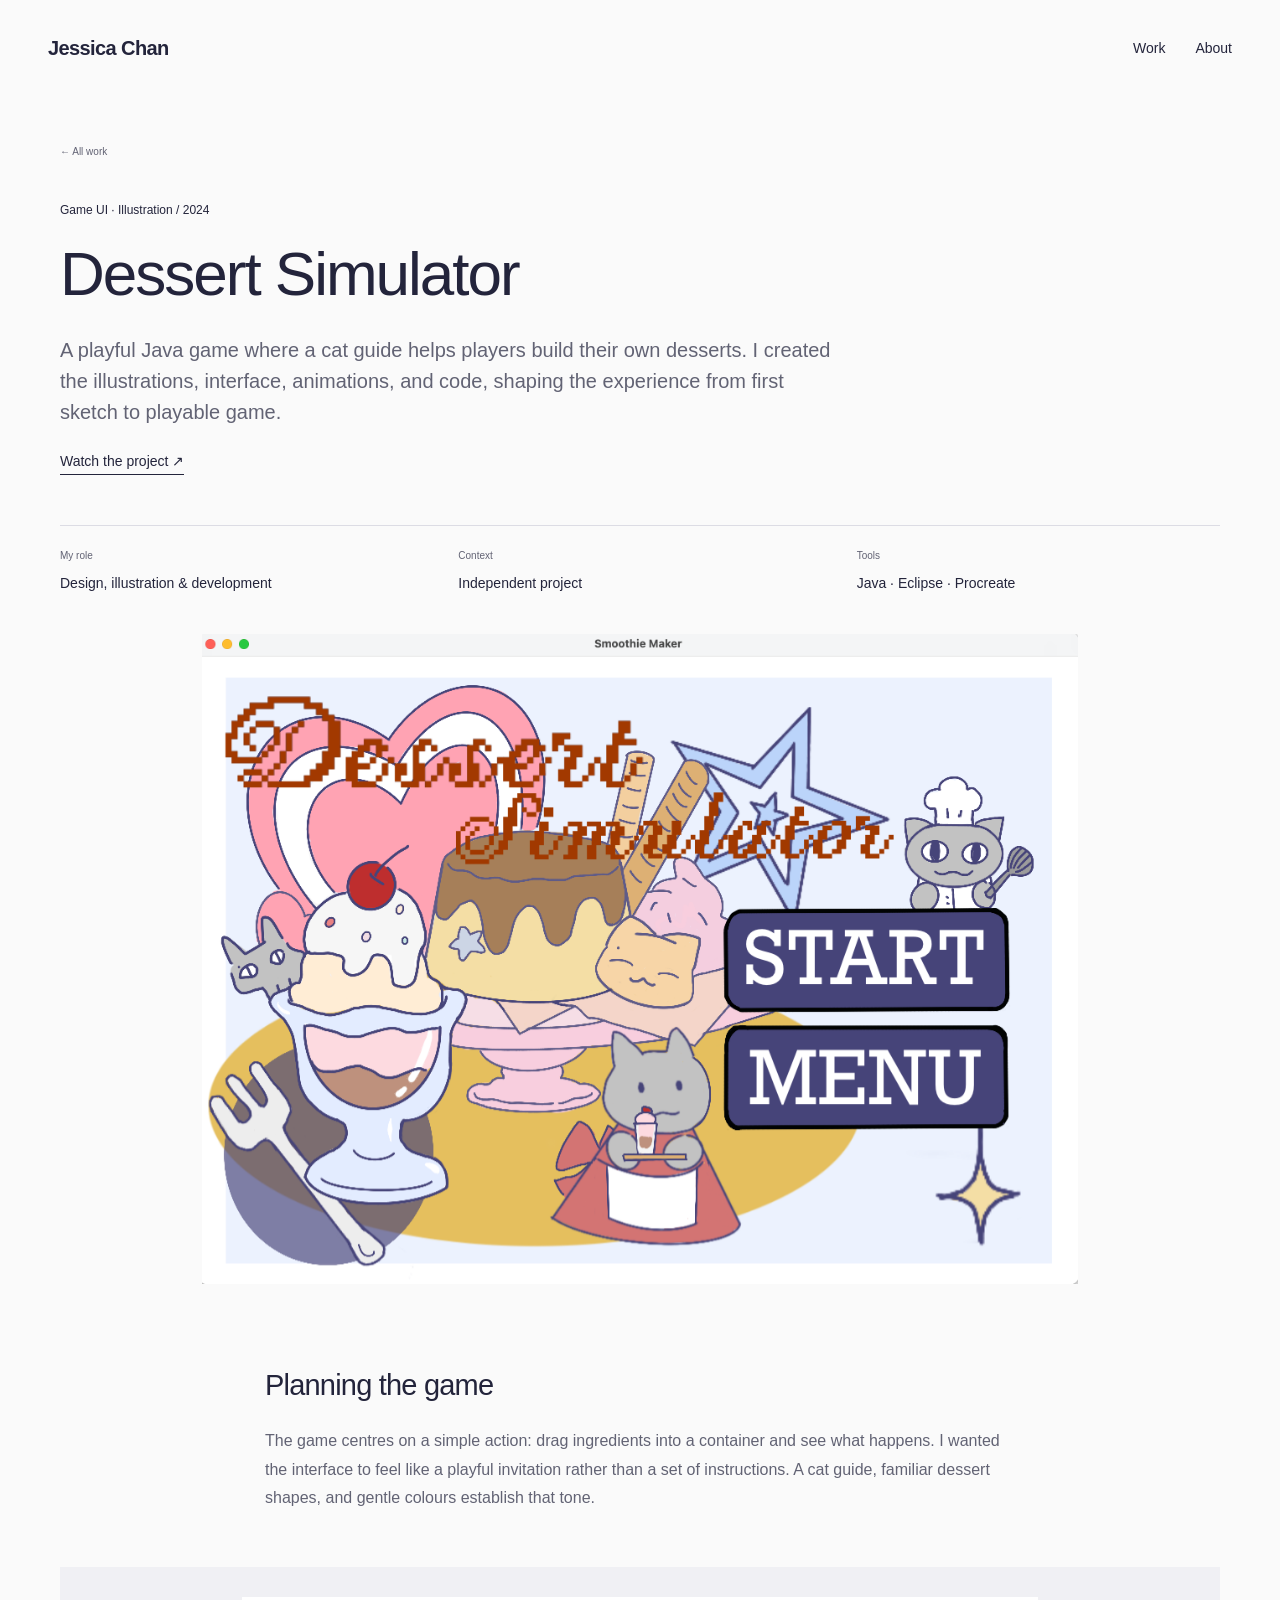
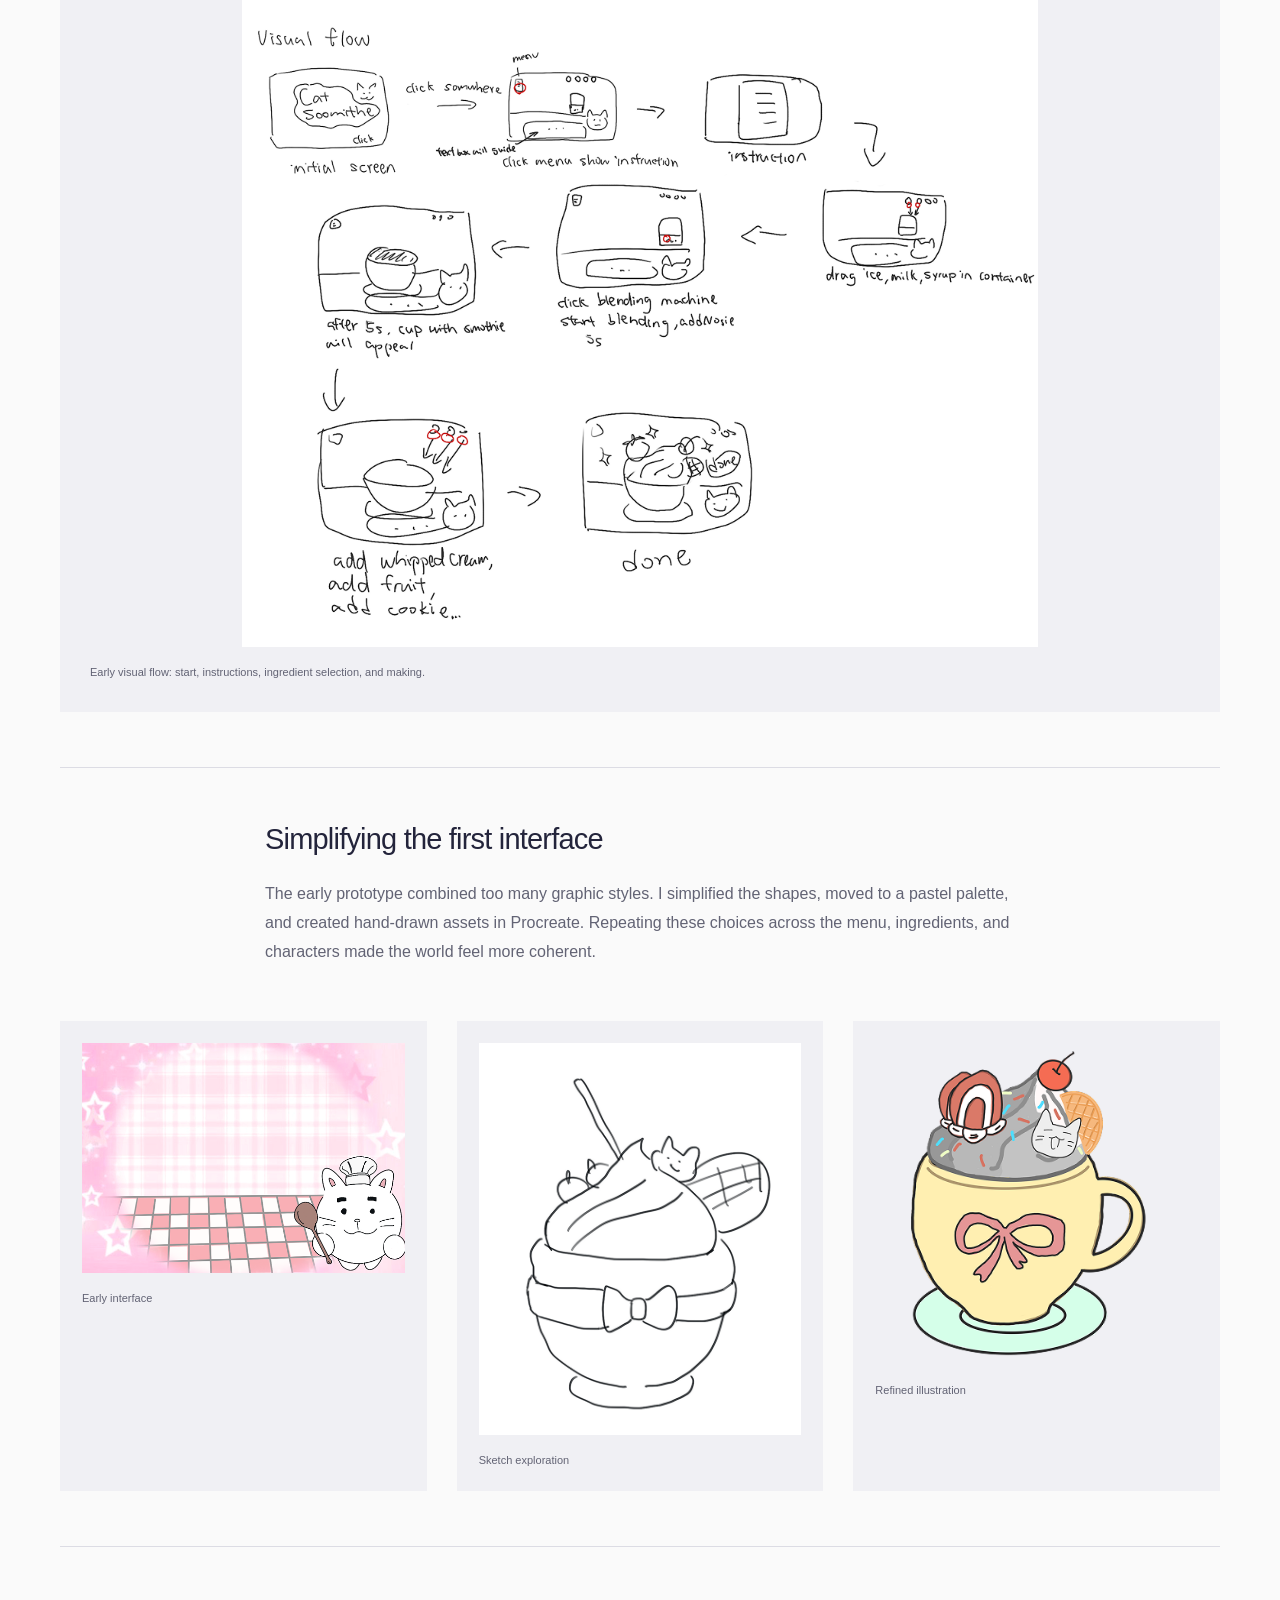
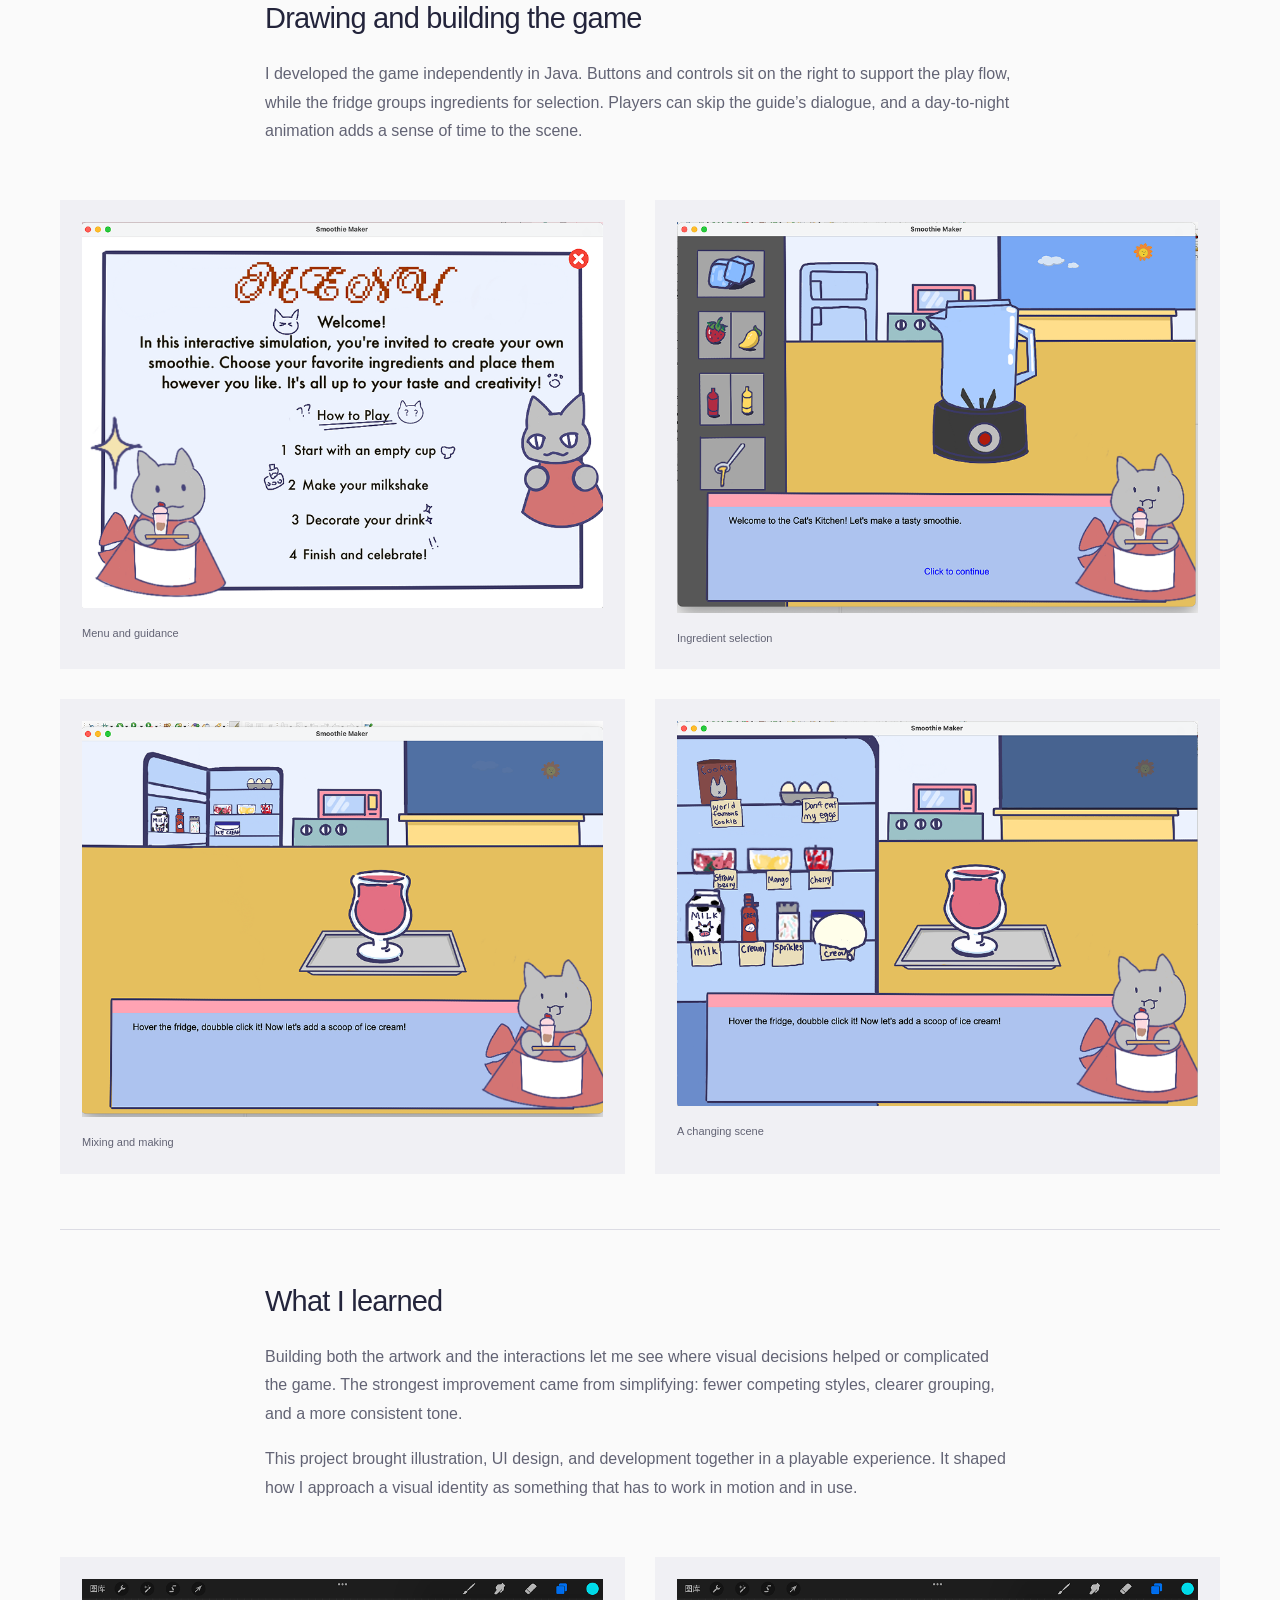
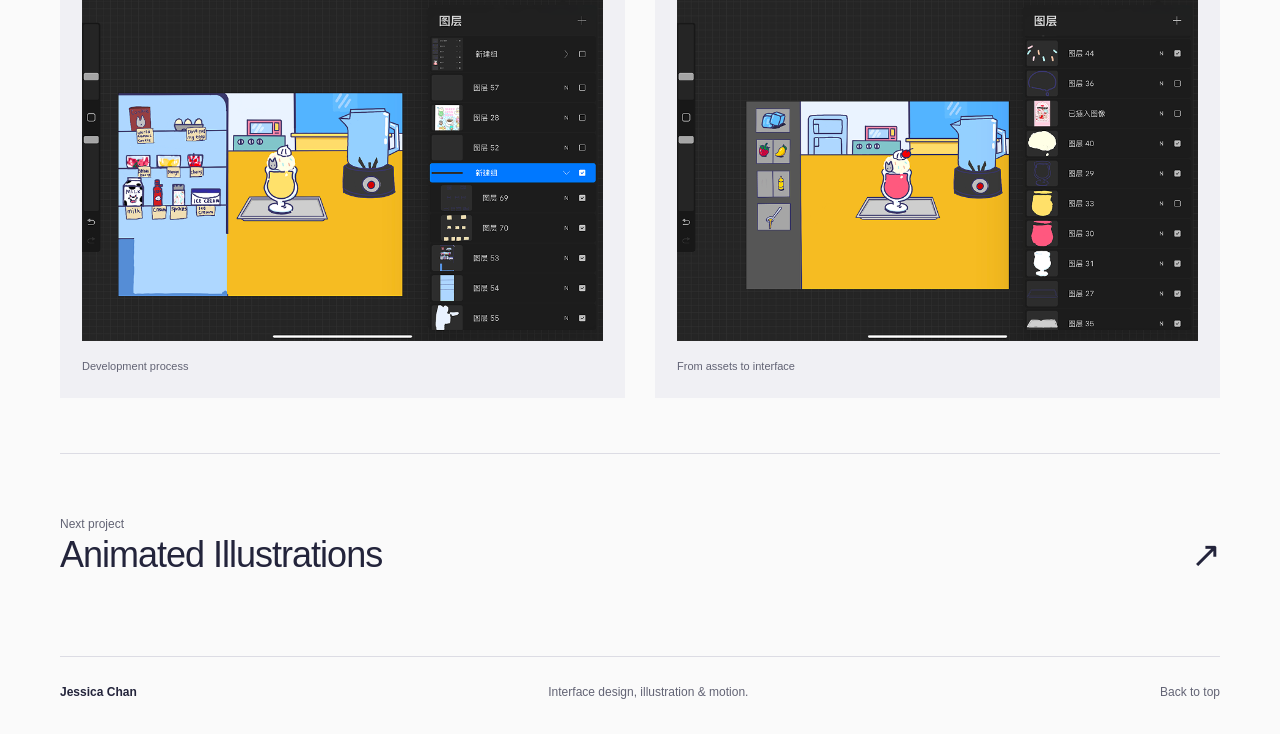
<file: dessert-simulator.html>
<!doctype html><html lang="en"><head><meta charset="utf-8"><meta name="viewport" content="width=device-width,initial-scale=1"><meta name="description" content="A hand-drawn world made for mixing, making, and playing."><meta name="theme-color" content="#fafafa"><title>Dessert Simulator — Jessica Chan</title><link rel="stylesheet" href="style.css"><script src="hamburger.js" defer></script></head><body id="top"><a class="skip-link" href="#main">Skip to content</a><header class="site-header"><a class="wordmark" href="index.html">Jessica Chan</a><nav aria-label="Primary"><a href="index.html#work">Work</a><a href="about.html">About</a></nav></header><main id="main"><div class="wrap"><section class="case-hero"><a class="back-link" href="index.html#work">← All work</a><p class="eyebrow">Game UI · Illustration / 2024</p><h1>Dessert Simulator</h1><p class="case-deck">A playful Java game where a cat guide helps players build their own desserts. I created the illustrations, interface, animations, and code, shaping the experience from first sketch to playable game.</p><a class="text-link" href="https://youtu.be/tC4Xt3AtPwU" target="_blank" rel="noopener noreferrer">Watch the project ↗</a><dl class="project-facts"><div><dt>My role</dt><dd>Design, illustration & development</dd></div><div><dt>Context</dt><dd>Independent project</dd></div><div><dt>Tools</dt><dd>Java · Eclipse · Procreate</dd></div></dl></section><div class="case-cover lilac"><img src="images/dessert.png" alt="Hand-drawn Dessert Simulator start screen with cats and sweets" class="" decoding="async" fetchpriority="high"></div><div id="case-content"><section class="case-section reveal"><div class="section-copy"><h2>Planning the game</h2><p>The game centres on a simple action: drag ingredients into a container and see what happens. I wanted the interface to feel like a playful invitation rather than a set of instructions. A cat guide, familiar dessert shapes, and gentle colours establish that tone.</p></div><figure><img src="images/storyboard.png" alt="Early storyboard of the game flow" class="" decoding="async" loading="lazy"><figcaption>Early visual flow: start, instructions, ingredient selection, and making.</figcaption></figure></section><section class="case-section reveal"><div class="section-copy"><h2>Simplifying the first interface</h2><p>The early prototype combined too many graphic styles. I simplified the shapes, moved to a pastel palette, and created hand-drawn assets in Procreate. Repeating these choices across the menu, ingredients, and characters made the world feel more coherent.</p></div><div class="case-gallery three"><figure><img src="images/old-ui.png" alt="Early interface before visual refinement" class="" decoding="async" loading="lazy"><figcaption>Early interface</figcaption></figure><figure><img src="images/sketch.png" alt="Hand-drawn planning sketch" class="" decoding="async" loading="lazy"><figcaption>Sketch exploration</figcaption></figure><figure><img src="images/cup.png" alt="Dessert cup illustration" class="" decoding="async" loading="lazy"><figcaption>Refined illustration</figcaption></figure></div></section><section class="case-section reveal"><div class="section-copy"><h2>Drawing and building the game</h2><p>I developed the game independently in Java. Buttons and controls sit on the right to support the play flow, while the fridge groups ingredients for selection. Players can skip the guide’s dialogue, and a day-to-night animation adds a sense of time to the scene.</p></div><div class="case-gallery "><figure><img src="images/menu.png" alt="Dessert game menu" class="" decoding="async" loading="lazy"><figcaption>Menu and guidance</figcaption></figure><figure><img src="images/gameplay.png" alt="Dessert game ingredient selection" class="" decoding="async" loading="lazy"><figcaption>Ingredient selection</figcaption></figure><figure><img src="images/gameplay2.png" alt="Dessert-making gameplay" class="" decoding="async" loading="lazy"><figcaption>Mixing and making</figcaption></figure><figure><img src="images/gameplay3.png" alt="Another gameplay state" class="" decoding="async" loading="lazy"><figcaption>A changing scene</figcaption></figure></div></section><section class="case-section reveal"><div class="section-copy"><h2>What I learned</h2><p>Building both the artwork and the interactions let me see where visual decisions helped or complicated the game. The strongest improvement came from simplifying: fewer competing styles, clearer grouping, and a more consistent tone.</p><p>This project brought illustration, UI design, and development together in a playable experience. It shaped how I approach a visual identity as something that has to work in motion and in use.</p></div><div class="case-gallery "><figure><img src="images/process1.png" alt="Game development process" class="" decoding="async" loading="lazy"><figcaption>Development process</figcaption></figure><figure><img src="images/process2.png" alt="Interface implementation" class="" decoding="async" loading="lazy"><figcaption>From assets to interface</figcaption></figure></div></section></div><a class="next-project" href="animated-illustrations.html"><span class="eyebrow">Next project</span><span>Animated Illustrations <span aria-hidden="true">↗</span></span></a></div></main><footer class="footer"><a href="index.html">Jessica Chan</a><p>Interface design, illustration & motion.</p><a href="#top">Back to top</a></footer></body></html>
</file>
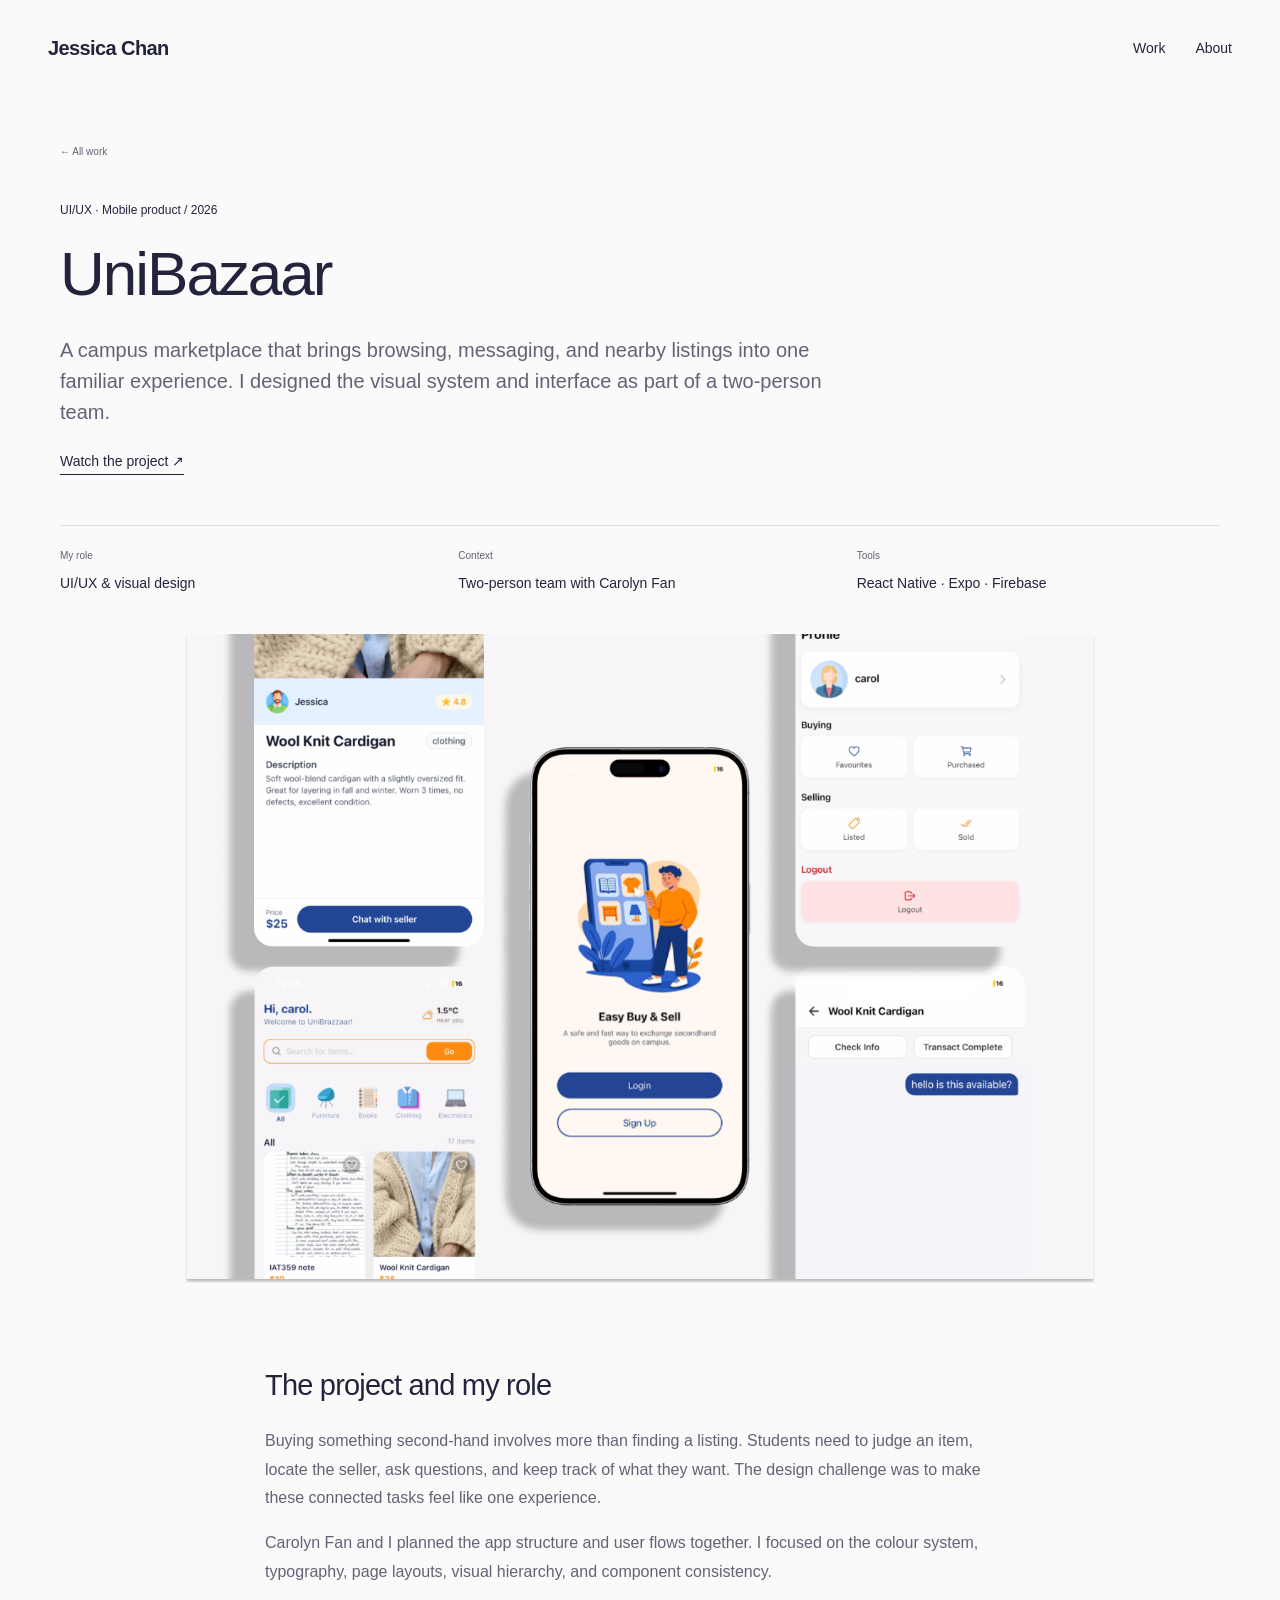
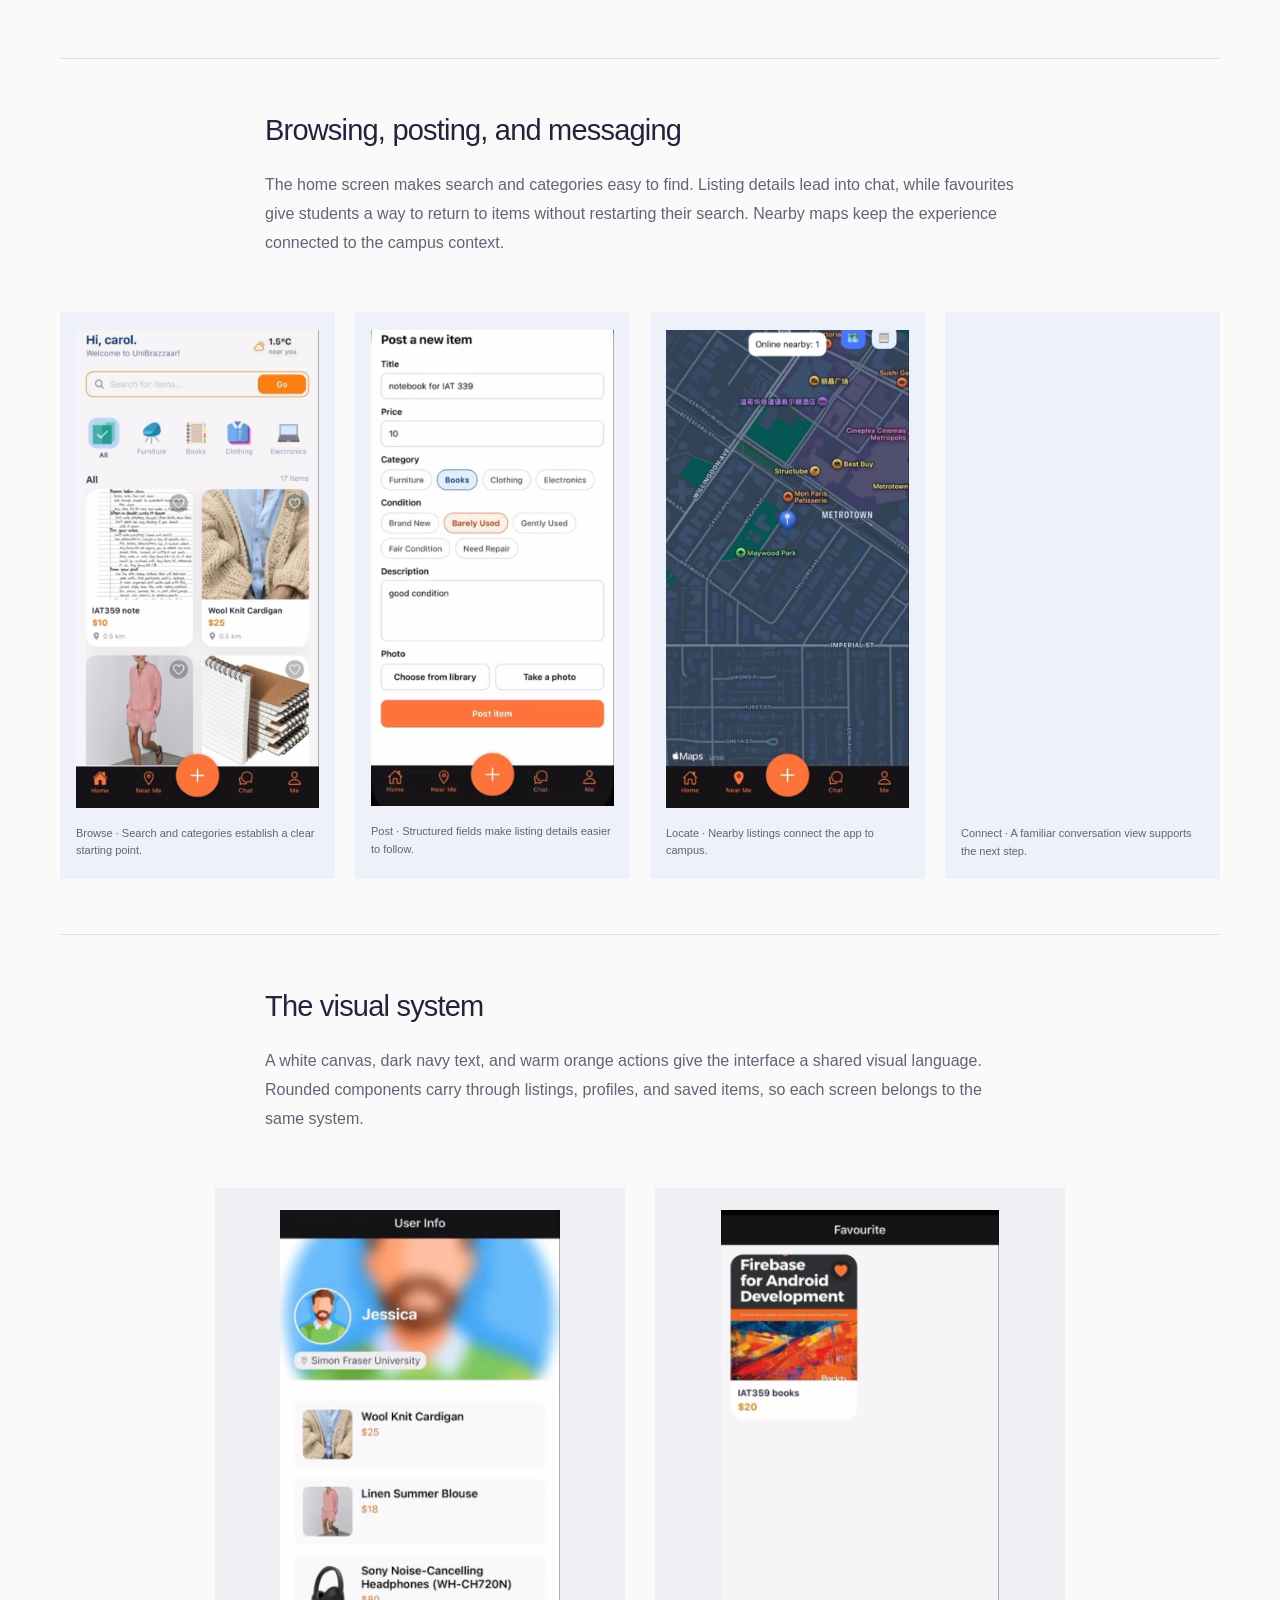
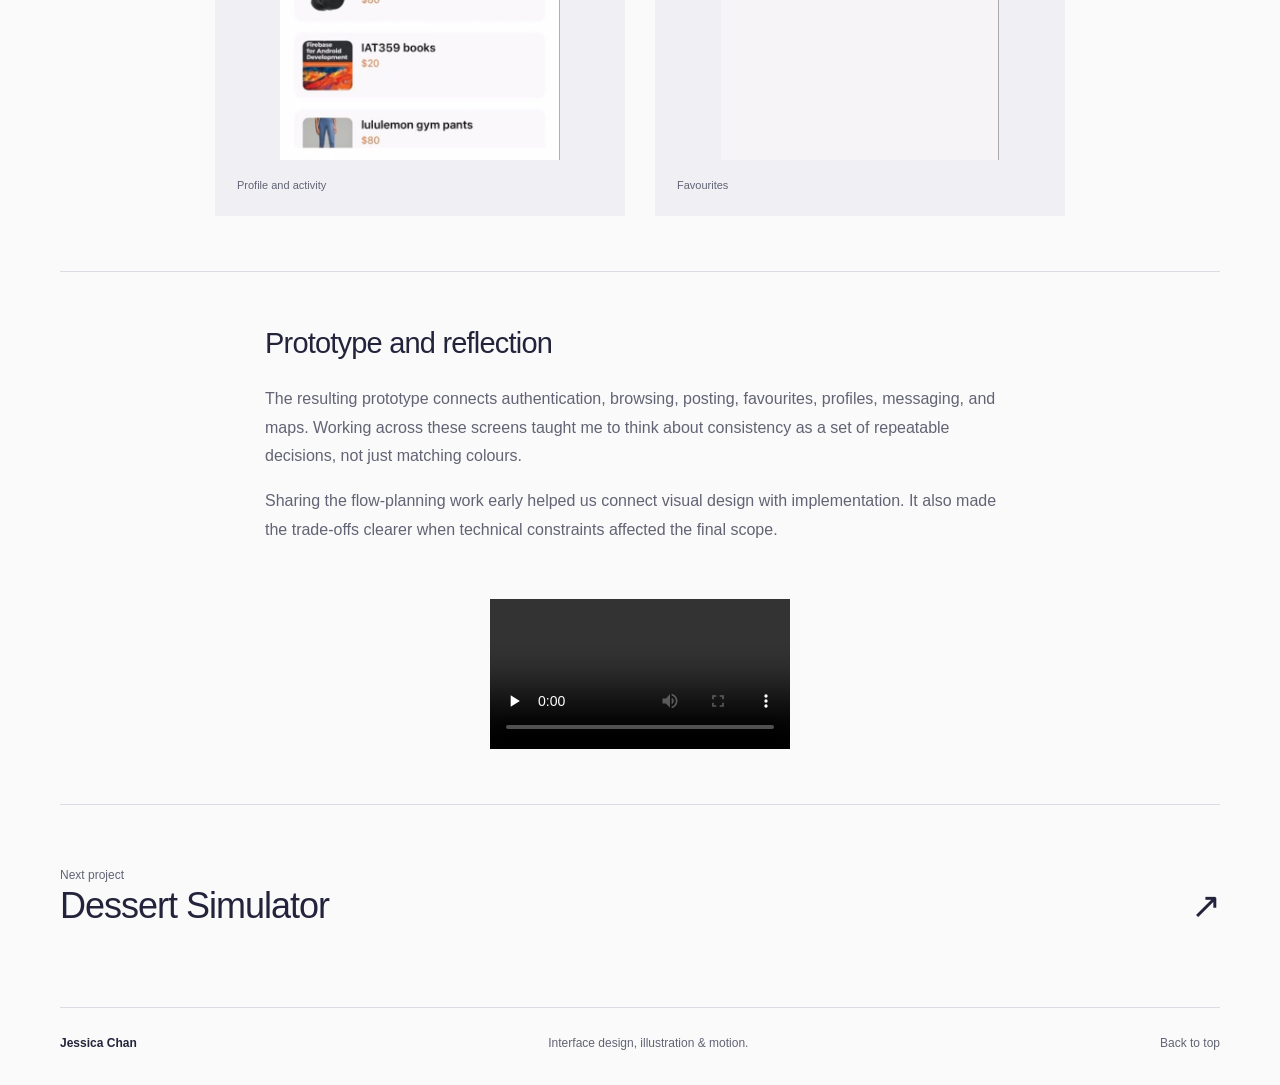
<file: unibazaar.html>
<!doctype html><html lang="en"><head><meta charset="utf-8"><meta name="viewport" content="width=device-width,initial-scale=1"><meta name="description" content="Making second-hand shopping feel closer to campus."><meta name="theme-color" content="#fafafa"><title>UniBazaar — Jessica Chan</title><link rel="stylesheet" href="style.css"><script src="hamburger.js" defer></script></head><body id="top"><a class="skip-link" href="#main">Skip to content</a><header class="site-header"><a class="wordmark" href="index.html">Jessica Chan</a><nav aria-label="Primary"><a href="index.html#work">Work</a><a href="about.html">About</a></nav></header><main id="main"><div class="wrap"><section class="case-hero"><a class="back-link" href="index.html#work">← All work</a><p class="eyebrow">UI/UX · Mobile product / 2026</p><h1>UniBazaar</h1><p class="case-deck">A campus marketplace that brings browsing, messaging, and nearby listings into one familiar experience. I designed the visual system and interface as part of a two-person team.</p><a class="text-link" href="https://www.youtube.com/shorts/5bUl8eDWaZQ" target="_blank" rel="noopener noreferrer">Watch the project ↗</a><dl class="project-facts"><div><dt>My role</dt><dd>UI/UX & visual design</dd></div><div><dt>Context</dt><dd>Two-person team with Carolyn Fan</dd></div><div><dt>Tools</dt><dd>React Native · Expo · Firebase</dd></div></dl></section><div class="case-cover peach"><img src="images/unibazaar-cover.png" alt="UniBazaar app interfaces for campus shopping and messaging" class="" decoding="async" fetchpriority="high"></div><div id="case-content"><section class="case-section reveal"><div class="section-copy"><h2>The project and my role</h2><p>Buying something second-hand involves more than finding a listing. Students need to judge an item, locate the seller, ask questions, and keep track of what they want. The design challenge was to make these connected tasks feel like one experience.</p><p>Carolyn Fan and I planned the app structure and user flows together. I focused on the colour system, typography, page layouts, visual hierarchy, and component consistency.</p></div></section><section class="case-section reveal"><div class="section-copy"><h2>Browsing, posting, and messaging</h2><p>The home screen makes search and categories easy to find. Listing details lead into chat, while favourites give students a way to return to items without restarting their search. Nearby maps keep the experience connected to the campus context.</p></div><div class="case-gallery phones"><figure><img src="images/unibazaar-home.png" alt="UniBazaar home screen" class="" decoding="async" loading="lazy"><figcaption>Browse · Search and categories establish a clear starting point.</figcaption></figure><figure><img src="images/unibazaar-post.png" alt="UniBazaar listing form" class="" decoding="async" loading="lazy"><figcaption>Post · Structured fields make listing details easier to follow.</figcaption></figure><figure><img src="images/unibazaar-map.png" alt="UniBazaar nearby map" class="" decoding="async" loading="lazy"><figcaption>Locate · Nearby listings connect the app to campus.</figcaption></figure><figure><img src="images/unibazaar-chat.png" alt="UniBazaar chat" class="" decoding="async" loading="lazy"><figcaption>Connect · A familiar conversation view supports the next step.</figcaption></figure></div></section><section class="case-section reveal"><div class="section-copy"><h2>The visual system</h2><p>A white canvas, dark navy text, and warm orange actions give the interface a shared visual language. Rounded components carry through listings, profiles, and saved items, so each screen belongs to the same system.</p></div><div class="case-gallery phone-pair"><figure><img src="images/unibazaar-profile.png" alt="Profile and avatar interface" class="" decoding="async" loading="lazy"><figcaption>Profile and activity</figcaption></figure><figure><img src="images/unibazaar-favourites.png" alt="Saved items interface" class="" decoding="async" loading="lazy"><figcaption>Favourites</figcaption></figure></div></section><section class="case-section reveal"><div class="section-copy"><h2>Prototype and reflection</h2><p>The resulting prototype connects authentication, browsing, posting, favourites, profiles, messaging, and maps. Working across these screens taught me to think about consistency as a set of repeatable decisions, not just matching colours.</p><p>Sharing the flow-planning work early helped us connect visual design with implementation. It also made the trade-offs clearer when technical constraints affected the final scope.</p></div><div class="video-small"><video controls playsinline preload="none" aria-label="UniBazaar sign-in walkthrough"><source src="videos/unibazaar-loginpreview.mp4" type="video/mp4">Your browser does not support video. <a href="videos/unibazaar-loginpreview.mp4">Download the video</a>.</video></div></section></div><a class="next-project" href="dessert-simulator.html"><span class="eyebrow">Next project</span><span>Dessert Simulator <span aria-hidden="true">↗</span></span></a></div></main><footer class="footer"><a href="index.html">Jessica Chan</a><p>Interface design, illustration & motion.</p><a href="#top">Back to top</a></footer></body></html>
</file>
<file: style.css>
@charset "UTF-8";
:root{--paper:#fafafa;--ink:#23243b;--muted:#626374;--line:#dcdce4;--yellow:#edf0ff;--sans:Arial,Helvetica,sans-serif;--serif:Arial,Helvetica,sans-serif}
*{box-sizing:border-box}html{scroll-behavior:smooth;scroll-padding-top:35px}body{margin:0;background:var(--paper);color:var(--ink);font-family:var(--sans);font-size:16px;-webkit-font-smoothing:antialiased}a{color:inherit;text-decoration:none}img,video{display:block;max-width:100%;height:auto}h1,h2,h3,p,figure,dl,dd{margin:0}button{font:inherit;cursor:pointer}button:focus-visible,a:focus-visible,summary:focus-visible,video:focus-visible{outline:3px solid #6263a4;outline-offset:5px}::selection{background:#deddf5}.wrap{width:min(1160px,calc(100% - 96px));margin:auto}.site-header{width:min(1280px,100%);padding:32px 48px;display:flex;align-items:center;justify-content:space-between;gap:24px;margin:auto}.wordmark{font-size:20px;font-weight:700;letter-spacing:-.6px}.site-header nav{display:flex;gap:30px;font-size:14px}.site-header nav a{padding:8px 0}.site-header nav a:hover{text-decoration:underline;text-underline-offset:7px}.intro-home{display:grid;grid-template-columns:1.7fr 1fr;align-items:center;gap:70px;padding:65px 0 100px}.intro-label{font-size:14px;color:var(--muted);margin-bottom:20px}.intro-home h1{font-size:clamp(40px,4.6vw,64px);font-weight:600;line-height:1.12;letter-spacing:-2.6px}.intro-description{font-size:17px;line-height:1.7;max-width:530px;margin:26px 0 20px;color:#525363}.plain-link{display:inline-block;font-size:14px;border-bottom:1px solid currentColor;padding:5px 0}.intro-drawing{justify-self:center;max-width:270px;padding-top:25px}.intro-drawing img{width:230px;margin:auto}.intro-drawing figcaption{font-size:13px;line-height:1.5;margin-top:22px;text-align:center;color:var(--muted)}.intro-drawing figcaption a{text-decoration:underline;text-underline-offset:3px}.work-heading{display:flex;align-items:center;justify-content:space-between;gap:20px;padding-bottom:25px}.work-heading h2{font-size:20px;font-weight:500}.work-heading>span{font-size:13px;color:var(--muted)}.project-board{display:grid;grid-template-columns:repeat(12,minmax(0,1fr));gap:80px 48px;align-items:start}.project-piece{min-width:0}.dessert-piece{grid-column:span 7}.motion-piece{grid-column:span 5;margin-top:120px}.app-piece{grid-column:span 5}.rings-piece{grid-column:span 7;margin-top:100px}.project-art{position:relative;overflow:hidden;border-radius:8px}.art-link{display:block;position:relative}.project-art img{width:100%;transition:transform .4s ease}.dessert-art{background:#edf0fb;aspect-ratio:2090/1551}.dessert-art .art-link{height:100%}.dessert-art img{height:100%;object-fit:contain}.motion-art{background:#c7d7e3}.motion-art img{aspect-ratio:1.15;object-fit:cover}.rings-art{background:#19152a}.rings-art img{aspect-ratio:1.35;object-fit:contain}.app-art{background:#e7eafa;padding:35px 24px 0}.phone-composition{display:flex;gap:22px;align-items:flex-start;height:460px;overflow:hidden}.phone-composition img{width:calc(50% - 11px);border:5px solid #fff;border-radius:17px;box-shadow:0 8px 15px #22243b15}.phone-composition img:last-child{margin-top:75px}.image-arrow{position:absolute;bottom:16px;right:16px;background:#fff;color:#252439;width:39px;height:39px;border-radius:50%;display:grid;place-items:center;font-size:24px;box-shadow:0 2px 8px #0001}.art-switch{display:flex;gap:15px;margin:13px 0 0;font-size:12px}.art-switch[hidden]{display:none}.art-switch button{border:0;border-bottom:1px solid transparent;background:transparent;color:var(--muted);padding:5px 0}.art-switch button[aria-pressed=true]{color:var(--ink);border-bottom-color:var(--ink)}.piece-caption{padding-top:20px}.piece-caption h3{font-size:25px;font-weight:600;letter-spacing:-.7px;margin-bottom:8px}.piece-caption p{font-size:13px;line-height:1.6;color:var(--muted)}.piece-caption .piece-note{margin-top:10px;max-width:430px;font-size:15px}.motion-preview{margin-top:20px;font-size:13px;color:var(--muted)}.motion-preview summary{cursor:pointer;text-decoration:underline;text-underline-offset:4px;padding:8px 0}.motion-preview video{margin-top:12px;width:100%;background:#23243b}.motion-preview p{font-size:11px;line-height:1.6;margin-top:8px}.process-note{display:grid;grid-template-columns:1.3fr 1fr .7fr;gap:45px;align-items:center;padding:100px 0 90px;margin-top:65px;border-top:1px solid var(--line)}.process-note h2{font-size:26px;letter-spacing:-.7px;margin-bottom:18px}.process-note p{font-size:15px;line-height:1.75;color:var(--muted);margin-bottom:15px}.process-note figure img{max-height:230px;object-fit:contain;margin:auto}.process-note figcaption{text-align:center;font-size:12px;margin-top:12px;color:var(--muted)}.footer{width:min(1160px,calc(100% - 96px));margin:auto;padding:28px 0 35px;border-top:1px solid var(--line);display:flex;justify-content:space-between;gap:25px;font-size:12px;color:var(--muted)}.footer>a:first-child{color:var(--ink);font-weight:600}.eyebrow,dt,.back-link{font-size:12px;line-height:1.5;letter-spacing:0;text-transform:none}.section-head{display:flex;justify-content:space-between;align-items:baseline;gap:20px;margin-bottom:25px}.section-head h2{font-size:27px;font-weight:500}.section-head p{font-size:14px;color:var(--muted)}.text-link{display:inline-block;border-bottom:1px solid currentColor;font-size:14px;padding:5px 0;margin-top:20px}.peach,.lilac,.blue,.yellow{background:#f0f0f5}
.case-hero{padding:45px 0 40px}.back-link{display:inline-block;color:var(--muted);font-size:10px;margin-bottom:60px}.case-hero>.eyebrow{margin-bottom:22px}.case-hero h1{font-size:clamp(56px,7vw,98px);letter-spacing:-4.5px;line-height:1.06;font-weight:500;margin-bottom:28px}.case-deck{font-size:22px;line-height:1.55;max-width:780px;color:#55594f}.project-facts{display:grid;grid-template-columns:1fr 1fr 1fr;gap:35px;border-top:1px solid var(--line);margin-top:50px;padding-top:22px}.project-facts dt{color:var(--muted);font-size:10px;margin-bottom:9px}.project-facts dd{font-size:14px;line-height:1.6}.case-cover{padding:50px;margin-bottom:25px}.case-cover img{max-height:690px;object-fit:contain;margin:auto;width:100%}.case-section{display:grid;grid-template-columns:1fr 3fr;column-gap:40px;padding:70px 0;border-bottom:1px solid var(--line)}.section-index{color:var(--muted);padding-top:8px}.section-copy{max-width:760px}.section-copy h2{font-size:35px;line-height:1.16;letter-spacing:-1.2px;font-weight:500;margin-bottom:24px}.section-copy p{font-size:16px;line-height:1.8;color:#5c6056;margin:0 0 16px}.case-section>figure,.case-section>.case-gallery,.case-section>.video-small{grid-column:1/-1;margin-top:38px}.case-section>figure{background:#eeede6;padding:30px}.case-section>figure img{max-height:650px;margin:auto;object-fit:contain}.case-gallery{display:grid;grid-template-columns:repeat(2,minmax(0,1fr));gap:30px}.case-gallery figure{min-width:0;background:#eeede6;padding:22px}.case-gallery img{width:100%;height:auto;object-fit:contain;max-height:560px}.case-gallery.three{grid-template-columns:repeat(3,minmax(0,1fr))}.case-gallery.phones{grid-template-columns:repeat(4,minmax(0,1fr));gap:20px}.case-gallery.phones figure{padding:18px 16px;background:#e9e2d8}.case-gallery.phone-pair{max-width:850px;width:100%;margin-inline:auto}.case-gallery.phone-pair img{max-height:550px}.case-section figcaption{font-size:11px;line-height:1.6;color:var(--muted);padding-top:17px}.video-small video{max-height:540px;width:auto;margin:auto}.motion-section{padding:70px 0}.motion-grid{display:grid;grid-template-columns:1fr 1fr;gap:45px 30px}.motion-grid video{width:100%;aspect-ratio:16/9;background:#252922;object-fit:contain}.motion-grid h3{font-size:22px;font-weight:500;margin:18px 0 10px;letter-spacing:-.5px}.motion-grid p{font-size:14px;line-height:1.7;color:var(--muted)}.next-project{display:block;padding:60px 0 80px}.next-project>.eyebrow{margin-bottom:18px;color:var(--muted)}.next-project>span:last-child{display:flex;justify-content:space-between;gap:20px;font-size:clamp(34px,5vw,64px);letter-spacing:-2px;line-height:1.2}.next-project:hover>span:last-child{color:#65743d}.about-hero{padding:85px 0 70px;display:grid;grid-template-columns:3fr 1fr;gap:40px;align-items:center}.about-hero h1{font-size:clamp(50px,6vw,82px);line-height:1.1;letter-spacing:-4px;font-weight:500;margin-top:30px}.about-hero em{letter-spacing:-3px}.about-portrait{background:#e9edbd;padding:35px 30px 25px;transform:rotate(3deg)}.about-portrait img{width:100%}.about-portrait span{display:block;font:italic 12px/1.5 var(--serif);text-align:center;margin-top:22px}.bio-section,.skills-section{display:grid;grid-template-columns:1fr 2fr;gap:50px;border-top:1px solid var(--line);padding:65px 0}.bio-section h2,.skills-section h2{font-size:25px;letter-spacing:-.7px;font-weight:500}.bio-section p{font-size:16px;line-height:1.8;margin-bottom:22px;color:var(--muted);max-width:730px}.bio-section .large-copy{font-size:25px;line-height:1.5;color:var(--ink);letter-spacing:-.4px}.practice-section{padding:15px 0 60px}.practice-grid{display:grid;grid-template-columns:repeat(3,1fr);gap:50px}.practice-grid article>span{font-size:12px;color:var(--muted)}.practice-grid h3{font-size:23px;letter-spacing:-.5px;font-weight:500;margin:25px 0 15px}.practice-grid p,.skills-section p{font-size:15px;line-height:1.8;color:var(--muted)}.skills-section p+p{margin-top:16px}/* Case studies keep the artwork and readable text ahead of decoration. */
.case-hero h1{font-size:clamp(38px,5vw,62px);letter-spacing:-2px}.case-deck{font-size:20px;color:var(--muted)}.case-cover{background:transparent;padding:0;margin:0 0 30px}.case-cover img{max-height:650px;border-radius:6px}.case-section{grid-template-columns:1fr;padding:55px 0;gap:0}.section-copy{max-width:750px;margin-inline:auto;width:100%}.section-copy h2{font-size:29px;letter-spacing:-.8px}.section-copy p{color:var(--muted)}.case-gallery figure,.case-section>figure{background:#f0f0f4}.case-gallery.phones figure{background:#eef0fa}.back-link{margin-bottom:42px}.about-hero{padding:65px 0 55px}.about-hero h1{font-size:clamp(38px,5vw,62px);letter-spacing:-2px;font-weight:600}.about-portrait{background:transparent;transform:none;max-width:250px}.about-portrait span{font-family:var(--sans);font-style:normal;color:var(--muted)}.bio-section .large-copy{font-size:23px}.next-project>span:last-child{font-size:36px;letter-spacing:-1px}.next-project:hover>span:last-child{color:#6060a2}.sr-only{position:absolute;width:1px;height:1px;overflow:hidden;clip:rect(0,0,0,0)}.skip-link{position:fixed;top:10px;left:10px;transform:translateY(-200%);background:var(--ink);color:#fff;padding:10px;z-index:20}.skip-link:focus{transform:none}
@media(hover:hover) and (pointer:fine){.art-link:hover>.image-arrow{background:#e4e3fa}.art-link:hover img{transform:translateY(-3px)}.piece-caption a:hover h3{text-decoration:underline;text-decoration-thickness:1px;text-underline-offset:5px}}
@media(max-width:1000px){.wrap,.footer{width:calc(100% - 64px)}.site-header{padding:26px 32px}.intro-home{gap:35px}.intro-drawing{max-width:210px}.project-board{gap:60px 30px}.phone-composition{height:350px;gap:15px}.phone-composition img{width:calc(50% - 7.5px)}.app-art{padding:25px 15px 0}.process-note{gap:25px}.case-gallery.phones{grid-template-columns:repeat(2,minmax(0,1fr))}}
@media(max-width:680px){.wrap,.footer{width:calc(100% - 40px)}.site-header{padding:23px 20px}.wordmark{font-size:18px}.site-header nav{gap:23px;font-size:13px}.intro-home{padding:35px 0 55px;grid-template-columns:1fr;gap:15px}.intro-home h1{font-size:clamp(34px,9vw,49px);letter-spacing:-1.5px}.intro-label{font-size:12px;margin-bottom:18px}.intro-description{font-size:15px;line-height:1.7;margin:22px 0 15px}.intro-drawing{display:flex;align-items:center;gap:20px;max-width:none;justify-self:start;padding-top:15px}.intro-drawing img{width:90px}.intro-drawing figcaption{text-align:left;font-size:12px;margin:0}.work-heading h2{font-size:18px}.work-heading>span{font-size:11px}.project-board{display:flex;flex-direction:column;gap:45px}.project-piece{width:100%;margin:0}.motion-art img{aspect-ratio:16/10;object-fit:cover}.phone-composition{height:380px;max-width:370px;margin:auto}.app-art{padding:25px 30px 0}.piece-caption h3{font-size:24px}.piece-caption .piece-note{font-size:14px}.rings-art img{aspect-ratio:1.4}.process-note{grid-template-columns:1fr 1fr;gap:25px;padding:40px 0 45px;margin-top:50px}.process-note>div{grid-column:1/-1}.process-note h2{font-size:24px}.process-note img{max-height:170px}.footer{flex-wrap:wrap;gap:15px;font-size:11px;padding:24px 0}.footer p{order:3;flex-basis:100%}.footer>a:last-child{margin-left:auto}.case-hero{padding:25px 0 30px}.case-hero h1{font-size:38px;letter-spacing:-1.5px}.case-deck{font-size:17px}.project-facts{grid-template-columns:1fr;gap:18px;margin-top:30px}.project-facts div{display:grid;grid-template-columns:80px 1fr;gap:12px}.project-facts dd{font-size:13px}.case-section{padding:35px 0}.section-copy h2{font-size:25px;line-height:1.25}.section-copy p{font-size:15px;line-height:1.75}.case-gallery,.case-gallery.three{grid-template-columns:1fr;gap:20px}.case-gallery.phones{grid-template-columns:1fr 1fr;gap:12px}.case-gallery figure{padding:15px}.case-gallery.phones figure{padding:10px}.case-section>figure{padding:15px}.motion-grid{grid-template-columns:1fr;gap:30px}.motion-section{padding:35px 0}.section-head{flex-direction:column;gap:10px}.about-hero{grid-template-columns:1fr;gap:20px;padding:35px 0}.about-hero h1{font-size:39px;letter-spacing:-1.5px}.about-portrait{max-width:160px;padding:10px}.bio-section,.skills-section{grid-template-columns:1fr;gap:20px;padding:35px 0}.bio-section .large-copy{font-size:20px}.bio-section p{font-size:15px}.next-project{padding:40px 0}.next-project>span:last-child{font-size:30px}}
@media(prefers-reduced-motion:reduce){html{scroll-behavior:auto}*,*::before,*::after{animation:none!important;transition:none!important}.art-link:hover img{transform:none}}
</file>
